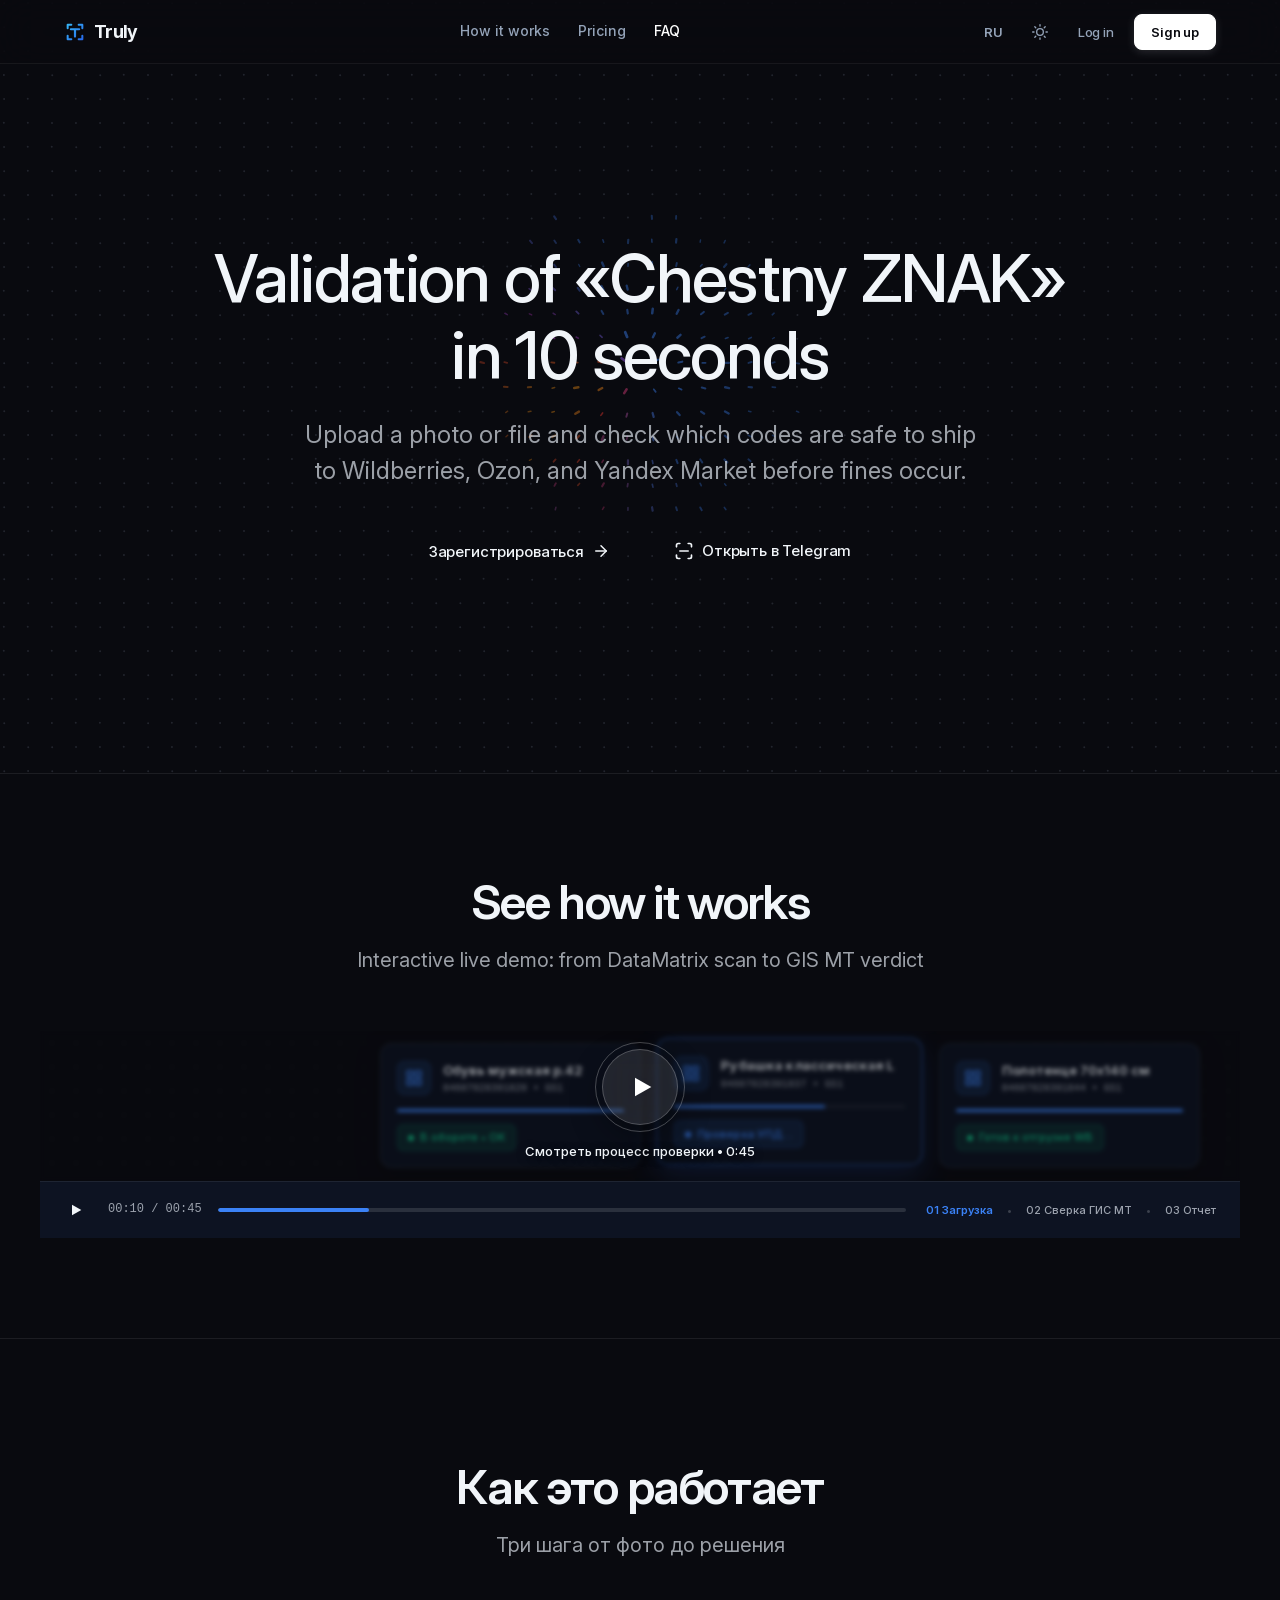
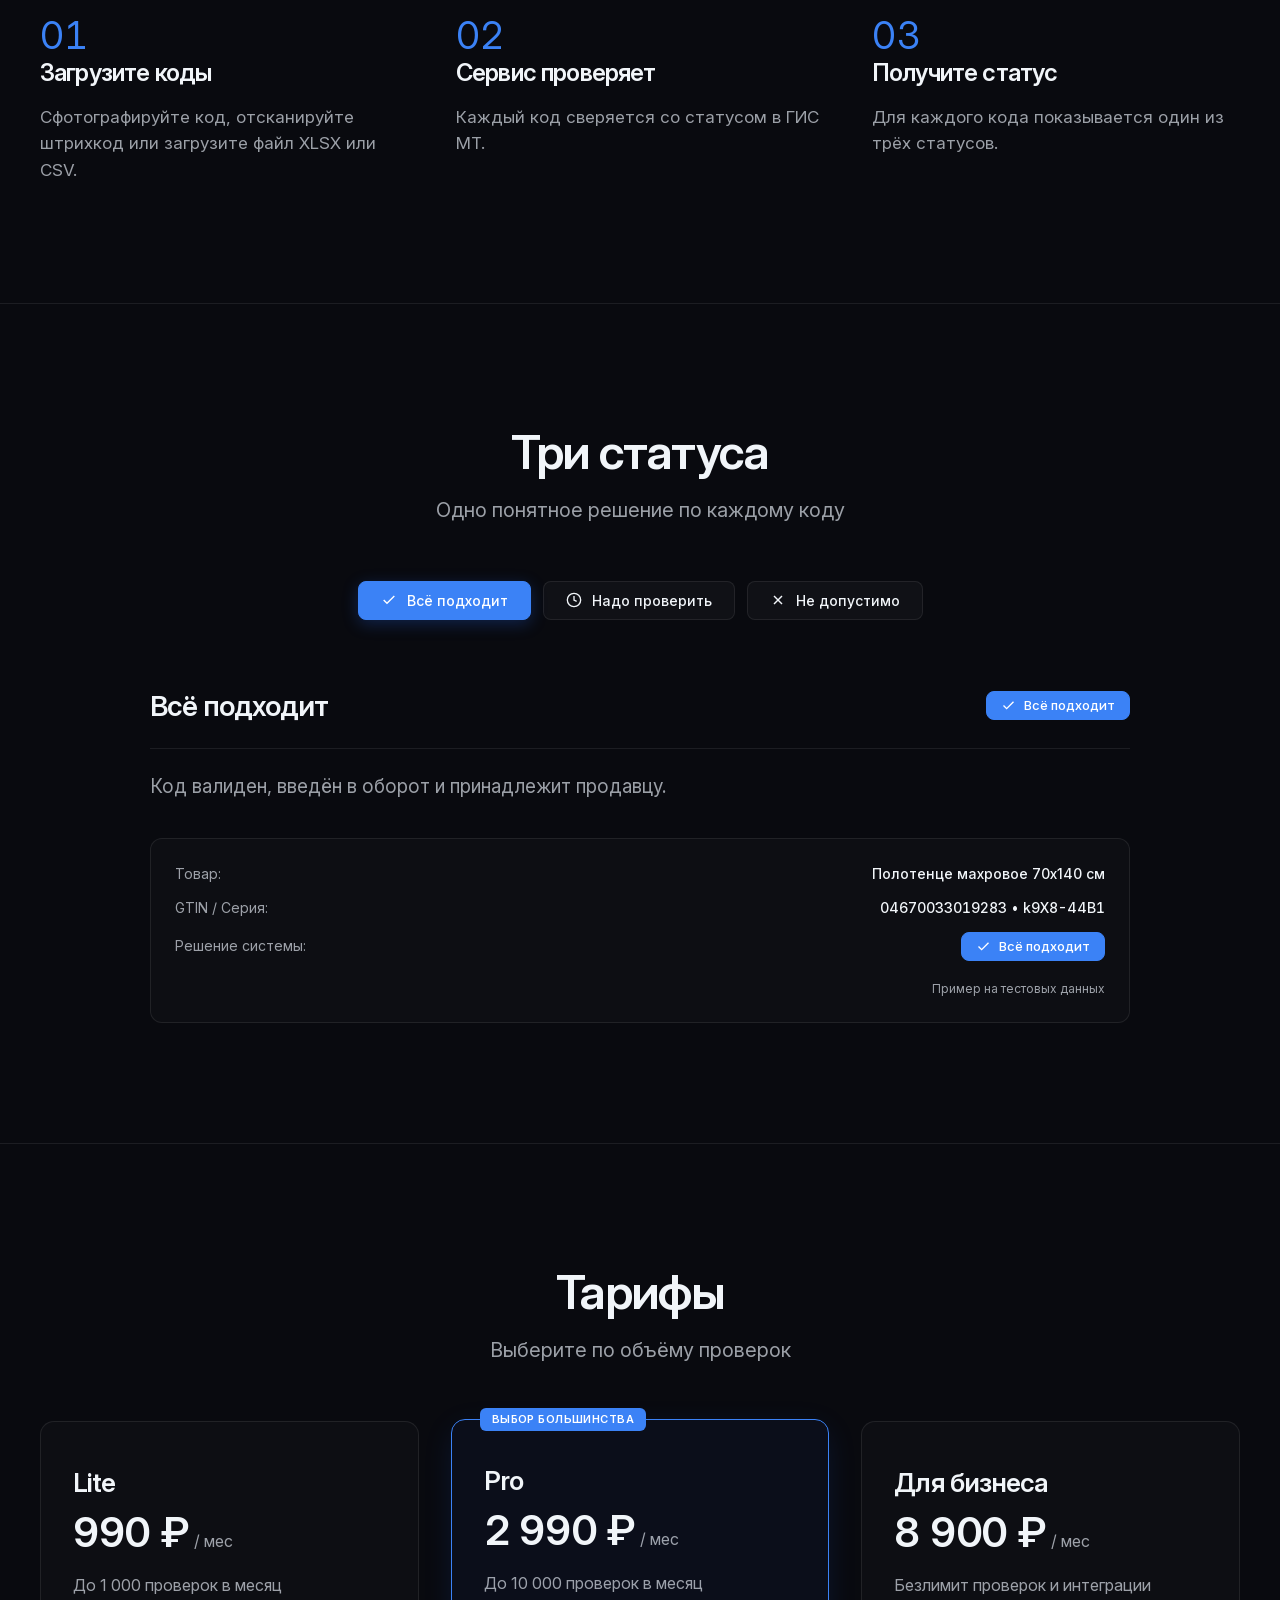
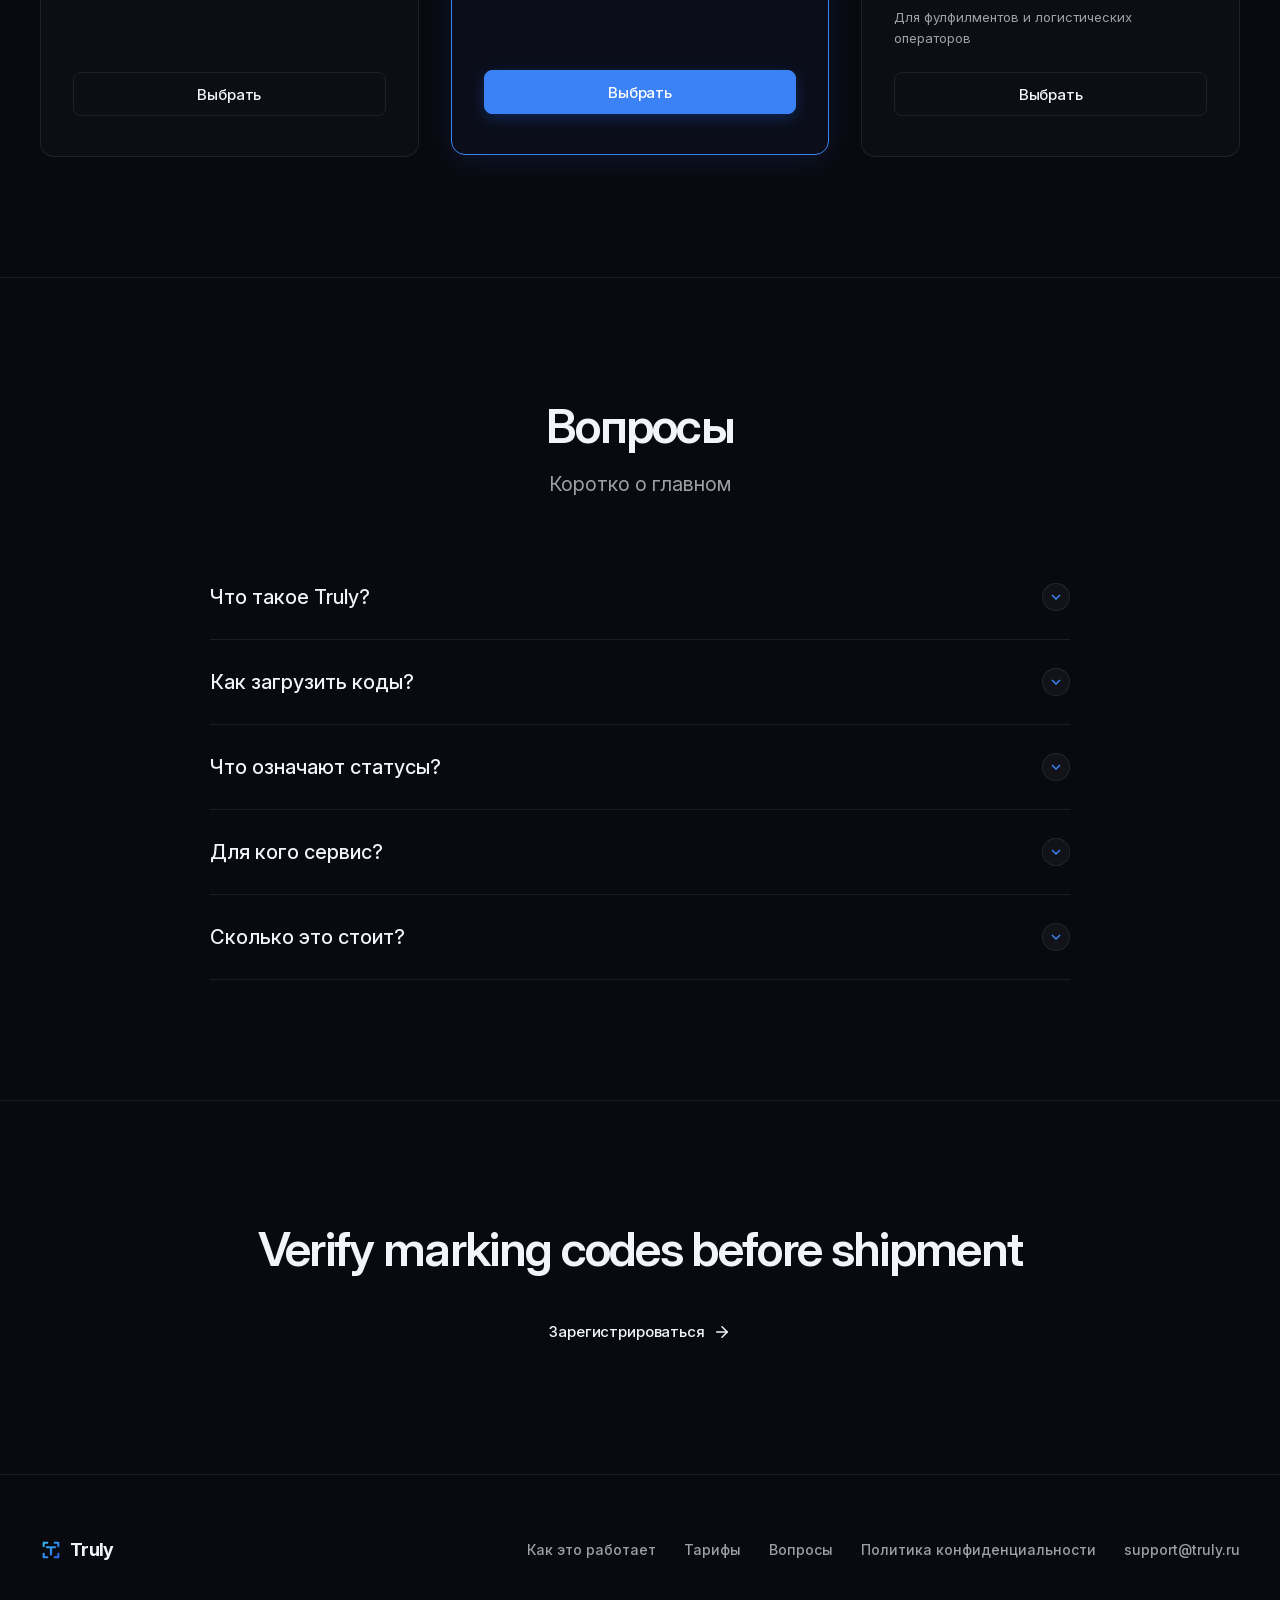
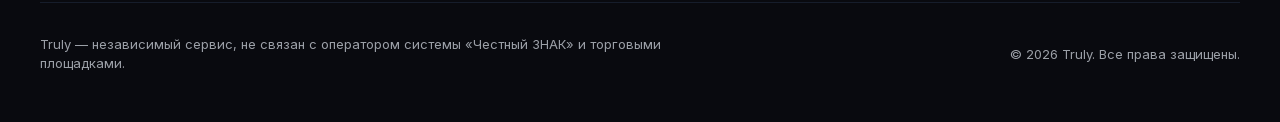
<file: index.html>
<!DOCTYPE html>
<html lang="ru">
<head>
  <meta charset="UTF-8">
  <meta name="viewport" content="width=device-width, initial-scale=1.0">
  <title>Truly — Проверка маркировки «Честный ЗНАК» за 10 секунд</title>
  <meta name="description" content="Truly: загрузите фото или файл и узнайте, какие коды можно отгружать на Wildberries, Ozon и Яндекс Маркет, до того как придёт штраф.">
  <link rel="stylesheet" href="css/styles.css">
  <script>
    (function() {
      try {
        const theme = localStorage.getItem('truly_theme') || localStorage.getItem('znakcontrol_theme');
        if (theme === 'light') {
          document.documentElement.setAttribute('data-theme', 'light');
        } else {
          document.documentElement.setAttribute('data-theme', 'dark');
        }
      } catch (e) {}
    })();
  </script>
</head>
<body>

  <!-- ========================================================================
       ШАПКА (Полноширинная панель 64px Truly)
       ======================================================================== -->
  <header class="header">
    <div class="header-inner container">
      
      <!-- Логотип Truly с градиентным сканером DataMatrix -->
      <a href="#hero" class="logo" aria-label="Truly">
        <span class="logo-mark" aria-hidden="true">
          <svg width="24" height="24" viewBox="0 0 24 24" fill="none" xmlns="http://www.w3.org/2000/svg">
            <defs>
              <linearGradient id="trulyLogoGrad" x1="2" y1="2" x2="22" y2="22" gradientUnits="userSpaceOnUse">
                <stop offset="0%" stop-color="#38BDF8" />
                <stop offset="100%" stop-color="#2563EB" />
              </linearGradient>
            </defs>
            <path d="M4 8V4H8" stroke="url(#trulyLogoGrad)" stroke-width="2.2" stroke-linecap="round" stroke-linejoin="round" />
            <path d="M16 4H20V8" stroke="url(#trulyLogoGrad)" stroke-width="2.2" stroke-linecap="round" stroke-linejoin="round" />
            <path d="M20 16V20H16" stroke="url(#trulyLogoGrad)" stroke-width="2.2" stroke-linecap="round" stroke-linejoin="round" />
            <path d="M8 20H4V16" stroke="url(#trulyLogoGrad)" stroke-width="2.2" stroke-linecap="round" stroke-linejoin="round" />
            <path d="M7.5 9H16.5M12 9V17" stroke="url(#trulyLogoGrad)" stroke-width="2.4" stroke-linecap="round" stroke-linejoin="round" />
          </svg>
        </span>
        <span class="logo-text">Truly</span>
      </a>

      <!-- Меню по центру с плавающей стеклянной подложкой -->
      <nav class="nav-menu" aria-label="Основная навигация">
        <span class="nav-pill-indicator" id="navIndicator" aria-hidden="true"></span>
        <a href="#how-it-works" class="nav-link">Как это работает</a>
        <a href="#pricing" class="nav-link">Тарифы</a>
        <a href="#faq" class="nav-link">Вопросы</a>
      </nav>

      <!-- Правые действия: строгая линия высотой 36px -->
      <div class="header-actions">
        <!-- Переключатель языка (RU / EN) -->
        <button type="button" class="lang-toggle js-lang-toggle" id="langToggle" aria-label="Переключить язык" title="RU / EN">
          <span class="lang-text">EN</span>
        </button>

        <!-- Переключатель темы (Светлая / Тёмная) -->
        <button type="button" class="theme-toggle js-theme-toggle" id="themeToggle" aria-label="Переключить тему оформления" title="Светлая / тёмная тема">
          <svg class="theme-icon-sun" width="16" height="16" viewBox="0 0 24 24" fill="none" stroke="currentColor" stroke-width="2" stroke-linecap="round" stroke-linejoin="round">
            <circle cx="12" cy="12" r="5"></circle>
            <line x1="12" y1="1" x2="12" y2="3"></line>
            <line x1="12" y1="21" x2="12" y2="23"></line>
            <line x1="4.22" y1="4.22" x2="5.64" y2="5.64"></line>
            <line x1="18.36" y1="18.36" x2="19.78" y2="19.78"></line>
            <line x1="1" y1="12" x2="3" y2="12"></line>
            <line x1="21" y1="12" x2="23" y2="12"></line>
            <line x1="4.22" y1="19.78" x2="5.64" y2="18.36"></line>
            <line x1="18.36" y1="5.64" x2="19.78" y2="4.22"></line>
          </svg>
          <svg class="theme-icon-moon" width="16" height="16" viewBox="0 0 24 24" fill="none" stroke="currentColor" stroke-width="2" stroke-linecap="round" stroke-linejoin="round">
            <path d="M21 12.79A9 9 0 1 1 11.21 3 7 7 0 0 0 21 12.79z"></path>
          </svg>
        </button>

        <button type="button" class="btn btn-ghost btn-sm js-open-auth" data-auth-tab="login">
          Войти
        </button>
        <button type="button" class="btn btn-contrast btn-sm js-open-auth" data-auth-tab="register">
          Зарегистрироваться
        </button>
        <button type="button" class="btn-mobile-menu js-mobile-menu-btn" aria-label="Открыть меню">
          <svg width="22" height="22" viewBox="0 0 24 24" fill="none" stroke="currentColor" stroke-width="2" stroke-linecap="round" stroke-linejoin="round">
            <line x1="3" y1="12" x2="21" y2="12"></line>
            <line x1="3" y1="6" x2="21" y2="6"></line>
            <line x1="3" y1="18" x2="21" y2="18"></line>
          </svg>
        </button>
      </div>

    </div>
  </header>

  <!-- Мобильная шторка меню -->
  <div class="mobile-drawer js-mobile-drawer" aria-hidden="true">
    <div style="display: flex; justify-content: space-between; align-items: center; padding-bottom: 12px; border-bottom: 1px solid var(--border-divider);">
      <span style="font-size: 14px; font-weight: 500; color: var(--navy-66);">Тема и язык</span>
      <div style="display: flex; gap: 8px;">
        <button type="button" class="lang-toggle js-lang-toggle" aria-label="Переключить язык">
          <span class="lang-text">EN</span>
        </button>
        <button type="button" class="theme-toggle js-theme-toggle" aria-label="Переключить тему оформления">
          <svg class="theme-icon-sun" width="16" height="16" viewBox="0 0 24 24" fill="none" stroke="currentColor" stroke-width="2" stroke-linecap="round" stroke-linejoin="round">
            <circle cx="12" cy="12" r="5"></circle>
            <line x1="12" y1="1" x2="12" y2="3"></line>
            <line x1="12" y1="21" x2="12" y2="23"></line>
            <line x1="4.22" y1="4.22" x2="5.64" y2="5.64"></line>
            <line x1="18.36" y1="18.36" x2="19.78" y2="19.78"></line>
            <line x1="1" y1="12" x2="3" y2="12"></line>
            <line x1="21" y1="12" x2="23" y2="12"></line>
            <line x1="4.22" y1="19.78" x2="5.64" y2="18.36"></line>
            <line x1="18.36" y1="5.64" x2="19.78" y2="4.22"></line>
          </svg>
          <svg class="theme-icon-moon" width="16" height="16" viewBox="0 0 24 24" fill="none" stroke="currentColor" stroke-width="2" stroke-linecap="round" stroke-linejoin="round">
            <path d="M21 12.79A9 9 0 1 1 11.21 3 7 7 0 0 0 21 12.79z"></path>
          </svg>
        </button>
      </div>
    </div>
    <a href="#how-it-works" class="mobile-nav-link js-drawer-close">Как это работает</a>
    <a href="#pricing" class="mobile-nav-link js-drawer-close">Тарифы</a>
    <a href="#faq" class="mobile-nav-link js-drawer-close">Вопросы</a>
    <div style="display: flex; gap: 10px; margin-top: 8px;">
      <button type="button" class="btn btn-secondary btn-full js-open-auth js-drawer-close" data-auth-tab="login">
        Войти
      </button>
      <button type="button" class="btn btn-contrast btn-full js-open-auth js-drawer-close" data-auth-tab="register">
        Регистрация
      </button>
    </div>
  </div>


  <main>
    <!-- ========================================================================
         1. HERO СЕКЦИЯ
         ======================================================================== -->
    <section id="hero" class="hero-section">
      <canvas id="heroParticles" class="hero-canvas" aria-hidden="true"></canvas>

      <div class="container hero-center-box">
        <h1 class="hero-title">
          <span class="hero-title-line">Проверка «Честный ЗНАК»</span>
          <span class="hero-title-line">за 10 секунд</span>
        </h1>

        <p class="hero-subtitle">
          Загрузите фото или файл и узнайте, какие коды можно отгружать на Wildberries, Ozon и Яндекс Маркет, до того как придёт штраф.
        </p>

        <div class="hero-actions">
          <button type="button" class="btn btn-glossy btn-hero-52 js-open-auth" data-auth-tab="register">
            <span>Зарегистрироваться</span>
            <svg width="18" height="18" viewBox="0 0 24 24" fill="none" stroke="currentColor" stroke-width="2" stroke-linecap="round" stroke-linejoin="round">
              <line x1="5" y1="12" x2="19" y2="12"></line>
              <polyline points="12 5 19 12 12 19"></polyline>
            </svg>
          </button>
          <a href="https://t.me/your_bot" target="_blank" rel="noopener noreferrer" class="btn btn-glass btn-hero-52">
            <span class="scanner-icon-wrap" aria-hidden="true">
              <svg width="20" height="20" viewBox="0 0 24 24" fill="none" stroke="currentColor" stroke-width="2" stroke-linecap="round" stroke-linejoin="round">
                <path d="M3 7V5a2 2 0 0 1 2-2h2"></path>
                <path d="M17 3h2a2 2 0 0 1 2 2v2"></path>
                <path d="M21 17v2a2 2 0 0 1-2 2h-2"></path>
                <path d="M7 21H5a2 2 0 0 1-2-2v-2"></path>
                <line x1="7" y1="12" x2="17" y2="12"></line>
              </svg>
            </span>
            <span>Открыть в Telegram</span>
          </a>
        </div>
      </div>
    </section>


    <!-- ========================================================================
         2. СЕКЦИЯ С ИНТЕРАКТИВНОЙ СЦЕНОЙ-ПРЕВЬЮ (SCROLL-LINKED ZOOM & 3D TILT)
         ======================================================================== -->
    <section id="video" class="section showreel-section reveal-section">
      <div class="container video-perspective-wrapper">
        
        <div class="section-header-center">
          <h2 class="section-title">Посмотрите, как это работает</h2>
          <p class="section-subtitle">Интерактивный показ: от сканирования DataMatrix до вердикта ГИС МТ</p>
        </div>

        <div class="video-showcase-card showcase-video-box js-spotlight" id="showcaseVideoBox">
          <!-- Центральная интерактивная сцена с морфингом частиц: Галочка <-> QR-код -->
          <div class="showreel-stage" id="showreelStage">
            <canvas id="videoMockCanvas" class="video-mock-canvas"></canvas>
            <div class="showreel-glow-backdrop" aria-hidden="true"></div>
            <div class="showreel-grid-pattern" aria-hidden="true"></div>
            <div class="showreel-scanner-beam" id="scannerBeam" aria-hidden="true"></div>

            <!-- 3 карточки потока проверки -->
            <div class="showreel-cards-flow">
              <!-- Карточка 1 -->
              <div class="flow-card flow-card-1" id="flowCard1">
                <div class="flow-card-head">
                  <div class="flow-card-icon">
                    <svg width="18" height="18" viewBox="0 0 24 24" fill="none" stroke="currentColor" stroke-width="2"><rect x="3" y="3" width="7" height="7"></rect><rect x="14" y="3" width="7" height="7"></rect><rect x="14" y="14" width="7" height="7"></rect><rect x="3" y="14" width="7" height="7"></rect></svg>
                  </div>
                  <div class="flow-card-meta">
                    <div class="flow-card-title">Обувь мужская р.42</div>
                    <div class="flow-card-gtin font-mono">04607028391820 • GS1</div>
                  </div>
                </div>
                <div class="flow-card-progress"><div class="flow-progress-bar" style="width: 100%;"></div></div>
                <div class="flow-card-status status-pass">
                  <span class="flow-status-dot"></span>
                  <span class="flow-status-text">В обороте • OK</span>
                </div>
              </div>

              <!-- Карточка 2 (в фокусе / сканируется) -->
              <div class="flow-card flow-card-2 is-active-scan" id="flowCard2">
                <div class="flow-card-head">
                  <div class="flow-card-icon">
                    <svg width="18" height="18" viewBox="0 0 24 24" fill="none" stroke="currentColor" stroke-width="2"><rect x="3" y="3" width="7" height="7"></rect><rect x="14" y="3" width="7" height="7"></rect><rect x="14" y="14" width="7" height="7"></rect><rect x="3" y="14" width="7" height="7"></rect></svg>
                  </div>
                  <div class="flow-card-meta">
                    <div class="flow-card-title">Рубашка классическая L</div>
                    <div class="flow-card-gtin font-mono">04607028391837 • GS1</div>
                  </div>
                </div>
                <div class="flow-card-progress"><div class="flow-progress-bar" id="flowBar2" style="width: 65%;"></div></div>
                <div class="flow-card-status status-warn" id="flowStatus2">
                  <span class="flow-status-dot pulse"></span>
                  <span class="flow-status-text">Проверка УПД...</span>
                </div>
              </div>

              <!-- Карточка 3 -->
              <div class="flow-card flow-card-3" id="flowCard3">
                <div class="flow-card-head">
                  <div class="flow-card-icon">
                    <svg width="18" height="18" viewBox="0 0 24 24" fill="none" stroke="currentColor" stroke-width="2"><rect x="3" y="3" width="7" height="7"></rect><rect x="14" y="3" width="7" height="7"></rect><rect x="14" y="14" width="7" height="7"></rect><rect x="3" y="14" width="7" height="7"></rect></svg>
                  </div>
                  <div class="flow-card-meta">
                    <div class="flow-card-title">Полотенце 70x140 см</div>
                    <div class="flow-card-gtin font-mono">04607028391844 • GS1</div>
                  </div>
                </div>
                <div class="flow-card-progress"><div class="flow-progress-bar" style="width: 100%;"></div></div>
                <div class="flow-card-status status-pass">
                  <span class="flow-status-dot"></span>
                  <span class="flow-status-text">Готов к отгрузке WB</span>
                </div>
              </div>
            </div>

            <!-- Центральная объемная стеклянная кнопка запуска -->
            <div class="showreel-overlay" id="showreelOverlay">
              <button type="button" class="showreel-play-btn js-showreel-play" aria-label="Смотреть процесс проверки">
                <span class="play-btn-pulse-ring" aria-hidden="true"></span>
                <svg width="28" height="28" viewBox="0 0 24 24" fill="currentColor">
                  <polygon points="6 4 20 12 6 20 6 4"></polygon>
                </svg>
              </button>
              <div class="showreel-play-caption">Смотреть процесс проверки • 0:45</div>
            </div>
          </div>

          <!-- Стильная темная панель управления плеером -->
          <div class="showreel-control-bar">
            <button type="button" class="sr-btn js-showreel-play" id="srPlayBtn" aria-label="Воспроизвести / Пауза">
              <svg class="sr-icon-play" width="16" height="16" viewBox="0 0 24 24" fill="currentColor"><polygon points="6 4 20 12 6 20 6 4"></polygon></svg>
              <svg class="sr-icon-pause" width="16" height="16" viewBox="0 0 24 24" fill="currentColor" style="display: none;"><rect x="6" y="4" width="4" height="16" rx="1"></rect><rect x="14" y="4" width="4" height="16" rx="1"></rect></svg>
            </button>

            <span class="sr-time font-mono num-tabular" id="srTimeDisplay">00:10 / 00:45</span>

            <!-- Прогресс-бар с синим заполнением -->
            <div class="sr-progress-track js-sr-progress" role="progressbar" aria-valuemin="0" aria-valuemax="45" aria-valuenow="10">
              <div class="sr-progress-fill" id="srProgressFill" style="width: 22%;"></div>
            </div>

            <!-- Кнопки шагов -->
            <div class="sr-steps" role="tablist">
              <button type="button" class="sr-step-btn is-active js-sr-step" data-step="1">01 Загрузка</button>
              <span class="sr-step-divider">•</span>
              <button type="button" class="sr-step-btn js-sr-step" data-step="2">02 Сверка ГИС МТ</button>
              <span class="sr-step-divider">•</span>
              <button type="button" class="sr-step-btn js-sr-step" data-step="3">03 Отчет</button>
            </div>
          </div>
        </div>

      </div>
    </section>


    <!-- ========================================================================
         3. КАК ЭТО РАБОТАЕТ (Шаги в аккуратных рамках)
         ======================================================================== -->
    <section id="how-it-works" class="section reveal-section">
      <div class="container">
        <h2 class="section-title">Как это работает</h2>
        <p class="section-subtitle">Три шага от фото до решения</p>

        <div class="steps-grid">
          <!-- Шаг 1 -->
          <div class="step-card reveal-item js-spotlight">
            <span class="step-number num-tabular">01</span>
            <h3 class="step-title">Загрузите коды</h3>
            <p class="step-desc">Сфотографируйте код, отсканируйте штрихкод или загрузите файл XLSX или CSV.</p>
          </div>

          <!-- Шаг 2 -->
          <div class="step-card reveal-item js-spotlight">
            <span class="step-number num-tabular">02</span>
            <h3 class="step-title">Сервис проверяет</h3>
            <p class="step-desc">Каждый код сверяется со статусом в ГИС МТ.</p>
          </div>

          <!-- Шаг 3 -->
          <div class="step-card reveal-item js-spotlight">
            <span class="step-number num-tabular">03</span>
            <h3 class="step-title">Получите статус</h3>
            <p class="step-desc">Для каждого кода показывается один из трёх статусов.</p>
          </div>
        </div>
      </div>
    </section>


    <!-- ========================================================================
         4. ТРИ СТАТУСА
         ======================================================================== -->
    <section id="statuses" class="section reveal-section">
      <div class="container statuses-container">
        <h2 class="section-title">Три статуса</h2>
        <p class="section-subtitle">Одно понятное решение по каждому коду</p>

        <!-- Переключатель из трёх вкладок -->
        <div class="status-tabs" role="tablist">
          <button type="button" class="status-tab-btn is-active js-status-tab" data-status="pass" role="tab" aria-selected="true">
            <svg viewBox="0 0 24 24" fill="none" stroke="currentColor">
              <polyline points="20 6 9 17 4 12"></polyline>
            </svg>
            <span>Всё подходит</span>
          </button>

          <button type="button" class="status-tab-btn js-status-tab" data-status="warn" role="tab" aria-selected="false">
            <svg viewBox="0 0 24 24" fill="none" stroke="currentColor">
              <circle cx="12" cy="12" r="10"></circle>
              <polyline points="12 6 12 12 16 14"></polyline>
            </svg>
            <span>Надо проверить</span>
          </button>

          <button type="button" class="status-tab-btn js-status-tab" data-status="fail" role="tab" aria-selected="false">
            <svg viewBox="0 0 24 24" fill="none" stroke="currentColor">
              <line x1="18" y1="6" x2="6" y2="18"></line>
              <line x1="6" y1="6" x2="18" y2="18"></line>
            </svg>
            <span>Не допустимо</span>
          </button>
        </div>

        <!-- Описание и тестовый пример (без тяжелого куба) -->
        <div class="status-display-card" id="statusCard">
          <div class="status-card-header">
            <h3 class="status-card-title" id="statusDisplayTitle">Всё подходит</h3>
            <div id="statusBadgeContainer">
              <span class="status-badge status-badge-pass">
                <svg viewBox="0 0 24 24" fill="none" stroke="currentColor">
                  <polyline points="20 6 9 17 4 12"></polyline>
                </svg>
                <span>Всё подходит</span>
              </span>
            </div>
          </div>

          <p class="status-card-desc" id="statusDisplayDesc">
            Код валиден, введён в оборот и принадлежит продавцу.
          </p>

          <!-- Условный пример на тестовых данных -->
          <div class="status-mock-example">
            <div class="mock-row">
              <span class="mock-label">Товар:</span>
              <span class="mock-val">Полотенце махровое 70x140 см</span>
            </div>
            <div class="mock-row">
              <span class="mock-label">GTIN / Серия:</span>
              <span class="mock-val num-tabular">04670033019283 • k9X8-44B1</span>
            </div>
            <div class="mock-row">
              <span class="mock-label">Решение системы:</span>
              <span class="mock-val" id="statusMockBadge">
                <span class="status-badge status-badge-pass">
                  <svg viewBox="0 0 24 24" fill="none" stroke="currentColor">
                    <polyline points="20 6 9 17 4 12"></polyline>
                  </svg>
                  <span>Всё подходит</span>
                </span>
              </span>
            </div>
            <div class="mock-caption">Пример на тестовых данных</div>
          </div>
        </div>
      </div>
    </section>


    <!-- ========================================================================
         5. ТАРИФЫ
         ======================================================================== -->
    <section id="pricing" class="section reveal-section">
      <div class="container">
        <h2 class="section-title">Тарифы</h2>
        <p class="section-subtitle">Выберите по объёму проверок</p>

        <div class="pricing-grid">
          <!-- Тариф Lite -->
          <div class="pricing-card">
            <div>
              <h3 class="pricing-name">Lite</h3>
              <div class="pricing-price-wrap">
                <span class="pricing-price num-tabular">990 ₽</span>
                <span class="pricing-period">/ мес</span>
              </div>
              <p class="pricing-desc">До 1 000 проверок в месяц</p>
            </div>
            <button type="button" class="btn btn-secondary btn-full js-open-auth" data-auth-tab="register" data-tariff="Lite">
              Выбрать
            </button>
          </div>

          <!-- Тариф Pro (выделена) -->
          <div class="pricing-card pricing-card-highlighted">
            <div class="pricing-badge-pro">Выбор большинства</div>
            <div>
              <h3 class="pricing-name">Pro</h3>
              <div class="pricing-price-wrap">
                <span class="pricing-price num-tabular">2 990 ₽</span>
                <span class="pricing-period">/ мес</span>
              </div>
              <p class="pricing-desc">До 10 000 проверок в месяц</p>
            </div>
            <button type="button" class="btn btn-primary btn-full js-open-auth" data-auth-tab="register" data-tariff="Pro">
              Выбрать
            </button>
          </div>

          <!-- Тариф Для бизнеса -->
          <div class="pricing-card">
            <div>
              <h3 class="pricing-name">Для бизнеса</h3>
              <div class="pricing-price-wrap">
                <span class="pricing-price num-tabular">8 900 ₽</span>
                <span class="pricing-period">/ мес</span>
              </div>
              <p class="pricing-desc">Безлимит проверок и интеграции</p>
              <div class="pricing-subcaption">Для фулфилментов и логистических операторов</div>
            </div>
            <button type="button" class="btn btn-secondary btn-full js-open-auth" data-auth-tab="register" data-tariff="Для бизнеса">
              Выбрать
            </button>
          </div>
        </div>
      </div>
    </section>


    <!-- ========================================================================
         6. FAQ (Вопросы и ответы)
         ======================================================================== -->
    <section id="faq" class="section reveal-section">
      <div class="container faq-container">
        <h2 class="section-title">Вопросы</h2>
        <p class="section-subtitle">Коротко о главном</p>

        <!-- Вопрос 1 -->
        <div class="faq-item">
          <button type="button" class="faq-trigger js-faq-trigger">
            <span>Что такое Truly?</span>
            <span class="faq-icon">
              <svg viewBox="0 0 24 24" fill="none" stroke="currentColor">
                <polyline points="6 9 12 15 18 9"></polyline>
              </svg>
            </span>
          </button>
          <div class="faq-content">
            <div class="faq-content-inner">
              Облачный сервис и Telegram-бот Truly, который проверяет коды маркировки «Честный ЗНАК» до отгрузки товара на склад.
            </div>
          </div>
        </div>

        <!-- Вопрос 2 -->
        <div class="faq-item">
          <button type="button" class="faq-trigger js-faq-trigger">
            <span>Как загрузить коды?</span>
            <span class="faq-icon">
              <svg viewBox="0 0 24 24" fill="none" stroke="currentColor">
                <polyline points="6 9 12 15 18 9"></polyline>
              </svg>
            </span>
          </button>
          <div class="faq-content">
            <div class="faq-content-inner">
              Сфотографируйте код, отсканируйте штрихкод или загрузите файл XLSX либо CSV.
            </div>
          </div>
        </div>

        <!-- Вопрос 3 -->
        <div class="faq-item">
          <button type="button" class="faq-trigger js-faq-trigger">
            <span>Что означают статусы?</span>
            <span class="faq-icon">
              <svg viewBox="0 0 24 24" fill="none" stroke="currentColor">
                <polyline points="6 9 12 15 18 9"></polyline>
              </svg>
            </span>
          </button>
          <div class="faq-content">
            <div class="faq-content-inner">
              Всё подходит, Надо проверить и Не допустимо. Подробности в разделе «Три статуса».
            </div>
          </div>
        </div>

        <!-- Вопрос 4 -->
        <div class="faq-item">
          <button type="button" class="faq-trigger js-faq-trigger">
            <span>Для кого сервис?</span>
            <span class="faq-icon">
              <svg viewBox="0 0 24 24" fill="none" stroke="currentColor">
                <polyline points="6 9 12 15 18 9"></polyline>
              </svg>
            </span>
          </button>
          <div class="faq-content">
            <div class="faq-content-inner">
              Для продавцов на Wildberries, Ozon и Яндекс Маркете, фулфилмент-центров и логистических операторов.
            </div>
          </div>
        </div>

        <!-- Вопрос 5 -->
        <div class="faq-item">
          <button type="button" class="faq-trigger js-faq-trigger">
            <span>Сколько это стоит?</span>
            <span class="faq-icon">
              <svg viewBox="0 0 24 24" fill="none" stroke="currentColor">
                <polyline points="6 9 12 15 18 9"></polyline>
              </svg>
            </span>
          </button>
          <div class="faq-content">
            <div class="faq-content-inner">
              Тарифы от 990 ₽ в месяц, лимиты проверок указаны в разделе «Тарифы».
            </div>
          </div>
        </div>

      </div>
    </section>


    <!-- ========================================================================
         7. ФИНАЛЬНЫЙ ПРИЗЫВ (CTA)
         ======================================================================== -->
    <section id="cta" class="cta-section reveal-section">
      <div class="container">
        <div class="cta-box">
          <h2 class="section-title cta-title">Проверяйте коды до отгрузки</h2>
          <button type="button" class="btn btn-glossy btn-hero-52 js-open-auth" data-auth-tab="register">
            <span>Зарегистрироваться</span>
            <svg width="18" height="18" viewBox="0 0 24 24" fill="none" stroke="currentColor" stroke-width="2" stroke-linecap="round" stroke-linejoin="round">
              <line x1="5" y1="12" x2="19" y2="12"></line>
              <polyline points="12 5 19 12 12 19"></polyline>
            </svg>
          </button>
        </div>
      </div>
    </section>
  </main>


  <!-- ========================================================================
       8. ПОДВАЛ (FOOTER)
       ======================================================================== -->
  <footer class="footer">
    <div class="container">
      <div class="footer-top">
        <a href="#hero" class="logo" aria-label="Truly">
          <span class="logo-mark" aria-hidden="true">
            <svg width="24" height="24" viewBox="0 0 24 24" fill="none" xmlns="http://www.w3.org/2000/svg">
              <path d="M4 8V4H8" stroke="url(#trulyLogoGrad)" stroke-width="2.2" stroke-linecap="round" stroke-linejoin="round" />
              <path d="M16 4H20V8" stroke="url(#trulyLogoGrad)" stroke-width="2.2" stroke-linecap="round" stroke-linejoin="round" />
              <path d="M20 16V20H16" stroke="url(#trulyLogoGrad)" stroke-width="2.2" stroke-linecap="round" stroke-linejoin="round" />
              <path d="M8 20H4V16" stroke="url(#trulyLogoGrad)" stroke-width="2.2" stroke-linecap="round" stroke-linejoin="round" />
              <path d="M7.5 9H16.5M12 9V17" stroke="url(#trulyLogoGrad)" stroke-width="2.4" stroke-linecap="round" stroke-linejoin="round" />
            </svg>
          </span>
          <span class="logo-text">Truly</span>
        </a>

        <div class="footer-links">
          <a href="#how-it-works" class="footer-link">Как это работает</a>
          <a href="#pricing" class="footer-link">Тарифы</a>
          <a href="#faq" class="footer-link">Вопросы</a>
          <a href="#privacy" class="footer-link js-open-privacy">Политика конфиденциальности</a>
          <a href="mailto:support@truly.ru" class="footer-link">support@truly.ru</a>
        </div>
      </div>

      <div class="footer-bottom">
        <div class="footer-disclaimer">
          Truly — независимый сервис, не связан с оператором системы «Честный ЗНАК» и торговыми площадками.
        </div>
        <div>
          © 2026 Truly. Все права защищены.
        </div>
      </div>
    </div>
  </footer>


  <!-- ========================================================================
       МОДАЛЬНОЕ ОКНО АВТОРИЗАЦИИ И РЕГИСТРАЦИИ
       ======================================================================== -->
  <div id="authModal" class="modal-overlay" aria-hidden="true" role="dialog" aria-modal="true">
    <div class="modal-card">
      <button type="button" class="modal-close-btn js-close-modal" aria-label="Закрыть">
        <svg width="20" height="20" viewBox="0 0 24 24" fill="none" stroke="currentColor" stroke-width="2" stroke-linecap="round" stroke-linejoin="round">
          <line x1="18" y1="6" x2="6" y2="18"></line>
          <line x1="6" y1="6" x2="18" y2="18"></line>
        </svg>
      </button>

      <div class="modal-tabs">
        <button type="button" class="modal-tab-btn is-active js-modal-tab" data-tab="login">Вход</button>
        <button type="button" class="modal-tab-btn js-modal-tab" data-tab="register">Регистрация</button>
      </div>

      <!-- Форма входа -->
      <form id="loginForm" class="auth-form">
        <div class="form-group">
          <label class="form-label" for="loginEmail">Электронная почта</label>
          <input type="email" id="loginEmail" class="form-input" placeholder="name@company.ru" required autocomplete="email">
        </div>
        <div class="form-group">
          <label class="form-label" for="loginPassword">Пароль</label>
          <input type="password" id="loginPassword" class="form-input" placeholder="••••••••" required autocomplete="current-password">
        </div>
        <button type="submit" class="btn btn-primary btn-full" style="margin-top: 10px;">
          Войти в кабинет
        </button>
      </form>

      <!-- Форма регистрации -->
      <form id="registerForm" class="auth-form" style="display: none;">
        <div class="form-group">
          <label class="form-label" for="regName">Имя или название компании</label>
          <input type="text" id="regName" class="form-input" placeholder="Иван или ООО «Текстиль»" required autocomplete="name">
        </div>
        <div class="form-group">
          <label class="form-label" for="regEmail">Электронная почта</label>
          <input type="email" id="regEmail" class="form-input" placeholder="name@company.ru" required autocomplete="email">
        </div>
        <div class="form-group">
          <label class="form-label" for="regPassword">Пароль</label>
          <input type="password" id="regPassword" class="form-input" placeholder="••••••••" required autocomplete="new-password">
        </div>
        <button type="submit" class="btn btn-primary btn-full" style="margin-top: 10px;">
          Создать аккаунт
        </button>
      </form>
    </div>
  </div>


  <!-- Контейнер всплывающих уведомлений (Toast) -->
  <div id="toastContainer" class="toast-container" aria-live="polite"></div>

  <script src="js/main.js"></script>
</body>
</html>
</file>
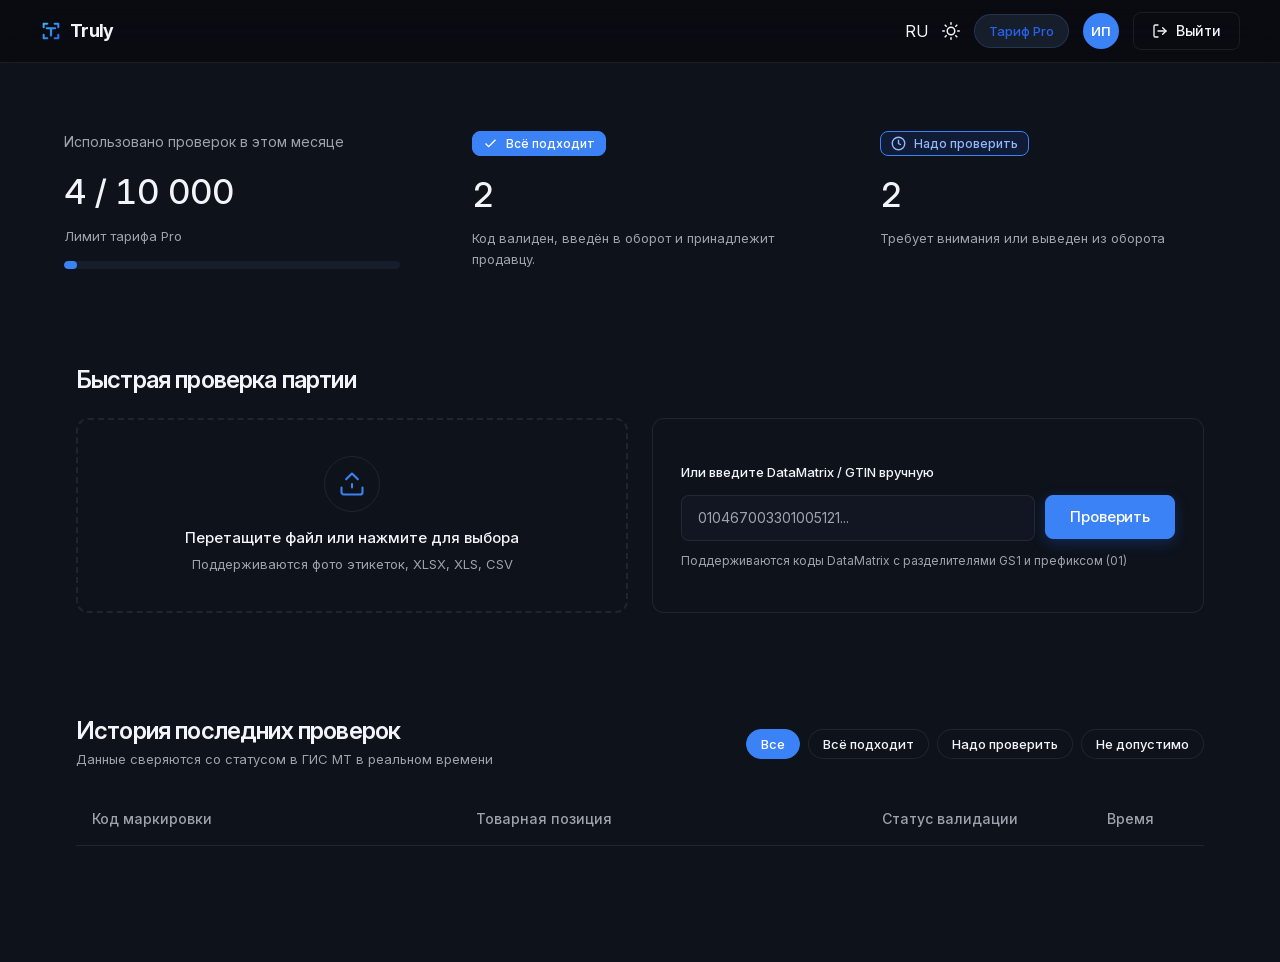
<file: dashboard.html>
<!DOCTYPE html>
<html lang="ru">
<head>
  <meta charset="UTF-8">
  <meta name="viewport" content="width=device-width, initial-scale=1.0">
  <title>Truly — Панель управления и проверка кодов</title>
  <meta name="description" content="Личный кабинет Truly: массовая загрузка файлов, валидация кодов маркировки и статистика отгрузок.">
  <link rel="stylesheet" href="css/styles.css">
  <script>
    (function() {
      try {
        const theme = localStorage.getItem('truly_theme') || localStorage.getItem('znakcontrol_theme');
        if (theme === 'light') {
          document.documentElement.setAttribute('data-theme', 'light');
        } else {
          document.documentElement.setAttribute('data-theme', 'dark');
        }
      } catch (e) {}
    })();
  </script>
</head>
<body class="dashboard-body">

  <!-- ВЕРХНЯЯ ПАНЕЛЬ -->
  <header class="dashboard-header">
    <div class="dashboard-topbar">
      <a href="index.html" class="logo" aria-label="Вернуться на главную">
        <span class="logo-mark" aria-hidden="true">
          <svg width="24" height="24" viewBox="0 0 24 24" fill="none" xmlns="http://www.w3.org/2000/svg">
            <defs>
              <linearGradient id="trulyLogoGradDash" x1="2" y1="2" x2="22" y2="22" gradientUnits="userSpaceOnUse">
                <stop offset="0%" stop-color="#38BDF8" />
                <stop offset="100%" stop-color="#2563EB" />
              </linearGradient>
            </defs>
            <path d="M4 8V4H8" stroke="url(#trulyLogoGradDash)" stroke-width="2.2" stroke-linecap="round" stroke-linejoin="round" />
            <path d="M16 4H20V8" stroke="url(#trulyLogoGradDash)" stroke-width="2.2" stroke-linecap="round" stroke-linejoin="round" />
            <path d="M20 16V20H16" stroke="url(#trulyLogoGradDash)" stroke-width="2.2" stroke-linecap="round" stroke-linejoin="round" />
            <path d="M8 20H4V16" stroke="url(#trulyLogoGradDash)" stroke-width="2.2" stroke-linecap="round" stroke-linejoin="round" />
            <path d="M7.5 9H16.5M12 9V17" stroke="url(#trulyLogoGradDash)" stroke-width="2.4" stroke-linecap="round" stroke-linejoin="round" />
          </svg>
        </span>
        <span class="logo-text">Truly</span>
      </a>

      <div class="dashboard-user-area">
        <!-- Переключатель языка (RU / EN) -->
        <button type="button" class="lang-toggle js-lang-toggle" id="langToggleDashboard" aria-label="Переключить язык" title="RU / EN">
          <span class="lang-text">EN</span>
        </button>

        <!-- Переключатель темы (Светлая / Тёмная) -->
        <button type="button" class="theme-toggle js-theme-toggle" id="themeToggleDashboard" aria-label="Переключить тему оформления" title="Светлая / тёмная тема">
          <svg class="theme-icon-sun" width="18" height="18" viewBox="0 0 24 24" fill="none" stroke="currentColor" stroke-width="2" stroke-linecap="round" stroke-linejoin="round">
            <circle cx="12" cy="12" r="5"></circle>
            <line x1="12" y1="1" x2="12" y2="3"></line>
            <line x1="12" y1="21" x2="12" y2="23"></line>
            <line x1="4.22" y1="4.22" x2="5.64" y2="5.64"></line>
            <line x1="18.36" y1="18.36" x2="19.78" y2="19.78"></line>
            <line x1="1" y1="12" x2="3" y2="12"></line>
            <line x1="21" y1="12" x2="23" y2="12"></line>
            <line x1="4.22" y1="19.78" x2="5.64" y2="18.36"></line>
            <line x1="18.36" y1="5.64" x2="19.78" y2="4.22"></line>
          </svg>
          <svg class="theme-icon-moon" width="18" height="18" viewBox="0 0 24 24" fill="none" stroke="currentColor" stroke-width="2" stroke-linecap="round" stroke-linejoin="round">
            <path d="M21 12.79A9 9 0 1 1 11.21 3 7 7 0 0 0 21 12.79z"></path>
          </svg>
        </button>

        <span class="tariff-pill">Тариф Pro</span>
        <div class="avatar-circle" title="Продавец">ИП</div>
        <a href="index.html" class="btn btn-secondary btn-sm" aria-label="Выйти из аккаунта">
          <svg width="16" height="16" viewBox="0 0 24 24" fill="none" stroke="currentColor" stroke-width="2" stroke-linecap="round" stroke-linejoin="round">
            <path d="M9 21H5a2 2 0 0 1-2-2V5a2 2 0 0 1 2-2h4"></path>
            <polyline points="16 17 21 12 16 7"></polyline>
            <line x1="21" y1="12" x2="9" y2="12"></line>
          </svg>
          <span>Выйти</span>
        </a>
      </div>
    </div>
  </header>

  <!-- ОСНОВНАЯ ОБЛАСТЬ ДАШБОРДА -->
  <main class="container dashboard-main">
    
    <!-- 1. ТРИ КАРТОЧКИ СТАТИСТИКИ -->
    <div class="dashboard-stats-grid">
      <!-- Использовано проверок -->
      <div class="card stat-card">
        <div class="stat-label">
          <span>Использовано проверок в этом месяце</span>
        </div>
        <div class="stat-value num-tabular" id="statUsedCount">4 / 10 000</div>
        <div class="stat-desc">Лимит тарифа Pro</div>
        <div class="progress-bar-wrap">
          <div class="progress-bar-fill" id="statProgressFill" style="width: 4%;"></div>
        </div>
      </div>

      <!-- Всё подходит -->
      <div class="card stat-card">
        <div class="stat-label">
          <span class="status-badge status-badge-pass" style="padding: 4px 10px; font-size: 12px;">
            <svg viewBox="0 0 24 24" fill="none" stroke="currentColor">
              <polyline points="20 6 9 17 4 12"></polyline>
            </svg>
            <span>Всё подходит</span>
          </span>
        </div>
        <div class="stat-value num-tabular" id="statPassCount">2</div>
        <div class="stat-desc">Код валиден, введён в оборот и принадлежит продавцу.</div>
      </div>

      <!-- Надо проверить / Не допустимо -->
      <div class="card stat-card">
        <div class="stat-label">
          <span class="status-badge status-badge-warn" style="padding: 4px 10px; font-size: 12px;">
            <svg viewBox="0 0 24 24" fill="none" stroke="currentColor">
              <circle cx="12" cy="12" r="10"></circle>
              <polyline points="12 6 12 12 16 14"></polyline>
            </svg>
            <span>Надо проверить</span>
          </span>
        </div>
        <div class="stat-value num-tabular" id="statWarnFailCount">2</div>
        <div class="stat-desc">Требует внимания или выведен из оборота</div>
      </div>
    </div>

    <!-- 2. БЛОК ЗАГРУЗКИ И ПРОВЕРКИ -->
    <section class="card upload-hub" aria-labelledby="uploadHeading">
      <h2 id="uploadHeading" class="upload-heading">
        Быстрая проверка партии
      </h2>

      <div class="upload-grid">
        <!-- Зона Drag & Drop -->
        <div class="drop-zone js-drop-zone" tabindex="0" role="button" aria-label="Загрузить файл этикеток или реестра">
          <div class="drop-zone-icon">
            <svg width="28" height="28" viewBox="0 0 24 24" fill="none" stroke="currentColor" stroke-width="1.8" stroke-linecap="round" stroke-linejoin="round">
              <path d="M21 15v4a2 2 0 0 1-2 2H5a2 2 0 0 1-2-2v-4"></path>
              <polyline points="17 8 12 3 7 8"></polyline>
              <line x1="12" y1="12" x2="12" y2="15"></line>
            </svg>
          </div>
          <div class="drop-zone-title">Перетащите файл или нажмите для выбора</div>
          <div class="drop-zone-subtitle">Поддерживаются фото этикеток, XLSX, XLS, CSV</div>
          <input type="file" class="js-file-input" accept=".xlsx,.xls,.csv,image/png,image/jpeg" style="display: none;">
        </div>

        <!-- Ручной ввод кода DataMatrix -->
        <div class="manual-input-box">
          <label class="form-label" for="manualCodeInput">Или введите DataMatrix / GTIN вручную</label>
          <div class="manual-input-row">
            <input type="text" id="manualCodeInput" class="form-input js-manual-code" placeholder="010467003301005121..." autocomplete="off">
            <button type="button" class="btn btn-primary js-check-btn">
              Проверить
            </button>
          </div>
          <div class="manual-hint">
            Поддерживаются коды DataMatrix с разделителями GS1 и префиксом (01)
          </div>
        </div>
      </div>
    </section>

    <!-- 3. ТАБЛИЦА РЕЗУЛЬТАТОВ И ФИЛЬТРЫ -->
    <section class="card results-section" aria-labelledby="resultsHeading">
      <div class="results-header">
        <div>
          <h2 id="resultsHeading" class="results-heading">
            История последних проверок
          </h2>
          <div class="results-subheading">
            Данные сверяются со статусом в ГИС МТ в реальном времени
          </div>
        </div>

        <!-- Фильтры-чипы -->
        <div class="filter-chips" role="group" aria-label="Фильтрация по статусам">
          <button type="button" class="chip-btn is-active js-filter-chip" data-filter="all">Все</button>
          <button type="button" class="chip-btn js-filter-chip" data-filter="pass">Всё подходит</button>
          <button type="button" class="chip-btn js-filter-chip" data-filter="warn">Надо проверить</button>
          <button type="button" class="chip-btn js-filter-chip" data-filter="fail">Не допустимо</button>
        </div>
      </div>

      <!-- Таблица -->
      <div class="table-wrapper">
        <table class="results-table">
          <thead>
            <tr>
              <th scope="col" style="width: 34%;">Код маркировки</th>
              <th scope="col" style="width: 36%;">Товарная позиция</th>
              <th scope="col" style="width: 20%;">Статус валидации</th>
              <th scope="col" style="width: 10%;">Время</th>
            </tr>
          </thead>
          <tbody class="js-results-body">
            <!-- Заполняется через JS в main.js -->
          </tbody>
        </table>

        <!-- Пустое состояние -->
        <div class="empty-state js-empty-state" style="display: none; padding: 40px; text-align: center;">
          <div class="drop-zone-icon" style="margin-inline: auto;">
            <svg width="24" height="24" viewBox="0 0 24 24" fill="none" stroke="currentColor" stroke-width="1.8" stroke-linecap="round" stroke-linejoin="round">
              <circle cx="11" cy="11" r="8"></circle>
              <line x1="21" y1="21" x2="16.65" y2="16.65"></line>
            </svg>
          </div>
          <div style="font-weight: 500; margin-top: 10px;">Нет данных по выбранному фильтру</div>
          <div style="font-size: 13px; color: var(--navy-66); margin-top: 4px;">Загрузите файл или проверьте код, чтобы увидеть результаты</div>
        </div>
      </div>
    </section>

  </main>

  <div id="toastContainer" class="toast-container" aria-live="polite"></div>
  <script src="js/main.js"></script>
</body>
</html>
</file>
<file: css/styles.css>
/* ==========================================================================
   TRULY — МИНИМАЛИСТИЧНАЯ ДИЗАЙН-СИСТЕМА
   ========================================================================== */

/* --------------------------------------------------------------------------
   1. ЛОКАЛЬНЫЕ ШРИФТЫ (Без Google Fonts и сторонних CDN)
   -------------------------------------------------------------------------- */
@font-face {
  font-family: 'Source Serif 4';
  src: url('../fonts/SourceSerif4-Variable.woff2') format('woff2-variations'),
       url('../fonts/SourceSerif4-Variable.woff2') format('woff2');
  font-weight: 200 900;
  font-style: normal;
  font-display: swap;
}

@font-face {
  font-family: 'Inter';
  src: url('../fonts/Inter-Variable.woff2') format('woff2-variations'),
       url('../fonts/Inter-Variable.woff2') format('woff2');
  font-weight: 100 900;
  font-style: normal;
  font-display: swap;
}

/* --------------------------------------------------------------------------
   2. ДВУХЦВЕТНАЯ ПАЛИТРА И СИСТЕМНЫЕ ПЕРЕМЕННЫЕ
   -------------------------------------------------------------------------- */
:root {
  /* Палитра строго: чистый фон #090A0F, белый и синий */
  --white: #FFFFFF;
  --bg-page: #090A0F;
  --bg-alt: #0E121B;
  --surface-card: transparent;
  --surface-header: rgba(9, 10, 15, 0.78);
  --surface-input: #121622;
  --text-main: #F1F5F9;
  --text-secondary: rgba(226, 232, 240, 0.68);
  --border-card: rgba(255, 255, 255, 0.08);
  --border-divider: rgba(255, 255, 255, 0.08);

  --blue-50: #0E121B;
  --blue-100: #161D2B;
  --blue-200: rgba(96, 165, 250, 0.18);
  --blue-400: #60A5FA;
  --blue-600: #3B82F6; /* основной чистый синий акцент */
  --blue-700: #2563EB;
  --navy: #F1F5F9;
  --navy-66: rgba(226, 232, 240, 0.68);
  --navy-20: rgba(255, 255, 255, 0.16);
  --navy-10: rgba(255, 255, 255, 0.08);

  /* Тени и свечения */
  --shadow-blue-sm: 0 2px 10px rgba(0, 0, 0, 0.35);
  --shadow-blue-md: 0 8px 24px -4px rgba(0, 0, 0, 0.5);
  --shadow-blue-lg: 0 16px 36px -6px rgba(0, 0, 0, 0.6);
  --shadow-pill: none;

  /* Скругления: минимализм без громоздких коробок */
  --radius-card: 0px;
  --radius-pill: 9999px;
  --radius-sm: 8px;
  --radius-md: 12px;

  /* Типографика */
  --font-serif: "Inter", -apple-system, BlinkMacSystemFont, sans-serif;
  --font-ui: "Inter", system-ui, -apple-system, BlinkMacSystemFont, "Segoe UI", Roboto, sans-serif;

  /* Микро-анимации */
  --ease-smooth: cubic-bezier(0.16, 1, 0.3, 1);
  --duration-fast: 160ms;
  --duration-normal: 260ms;

  --container-max: 1200px;
}

/* --------------------------------------------------------------------------
   ТЁМНАЯ ТЕМА (Чистый фон #090A0F)
   -------------------------------------------------------------------------- */
[data-theme="dark"] {
  --bg-page: #090A0F;
  --bg-alt: #0E121B;
  --surface-card: transparent;
  --surface-header: rgba(9, 10, 15, 0.78);
  --surface-input: #121622;
  --navy: #F1F5F9;
  --navy-66: rgba(226, 232, 240, 0.68);
  --navy-20: rgba(255, 255, 255, 0.16);
  --navy-10: rgba(255, 255, 255, 0.08);
  --text-main: #F1F5F9;
  --text-secondary: rgba(226, 232, 240, 0.68);
  --border-card: rgba(255, 255, 255, 0.08);
  --border-divider: rgba(255, 255, 255, 0.08);
  --blue-600: #3B82F6;
  --blue-700: #2563EB;
}

/* --------------------------------------------------------------------------
   СВЕТЛАЯ ТЕМА
   -------------------------------------------------------------------------- */
[data-theme="light"] {
  --bg-page: #F8FAFC;
  --bg-alt: #F1F5F9;
  --surface-card: transparent;
  --surface-header: rgba(248, 250, 252, 0.82);
  --surface-input: #FFFFFF;
  --navy: #0A1530;
  --navy-66: rgba(10, 21, 48, 0.66);
  --navy-20: rgba(10, 21, 48, 0.18);
  --navy-10: rgba(10, 21, 48, 0.08);
  --text-main: #0A1530;
  --text-secondary: rgba(10, 21, 48, 0.66);
  --border-card: rgba(10, 21, 48, 0.08);
  --border-divider: rgba(10, 21, 48, 0.08);
  --blue-50: #F1F5F9;
  --blue-100: #E2E8F0;
  --blue-200: rgba(37, 99, 235, 0.15);
  --blue-600: #2563EB;
  --blue-700: #1D4ED8;
}

/* --------------------------------------------------------------------------
   3. БАЗОВЫЙ СБРОС И СЕТКА
   -------------------------------------------------------------------------- */
*, *::before, *::after {
  box-sizing: border-box;
  margin: 0;
  padding: 0;
}

html {
  font-family: 'Inter', -apple-system, BlinkMacSystemFont, "Segoe UI", Roboto, sans-serif;
  font-size: 16px;
  line-height: 1.6;
  color: var(--text-main);
  background-color: var(--bg-page);
  scroll-behavior: smooth;
  -webkit-font-smoothing: antialiased;
  -moz-osx-font-smoothing: grayscale;
  transition: background-color var(--duration-normal) var(--ease-smooth),
              color var(--duration-normal) var(--ease-smooth);
}

body {
  min-height: 100vh;
  position: relative;
  overflow-x: hidden;
  background-color: var(--bg-page);
  color: var(--text-main);
  transition: background-color var(--duration-normal) var(--ease-smooth),
              color var(--duration-normal) var(--ease-smooth);
}

img, svg {
  display: block;
}

a {
  color: inherit;
  text-decoration: none;
}

button, input, select, textarea {
  font-family: var(--font-ui);
  font-size: inherit;
  color: inherit;
  background: none;
  border: none;
  outline: none;
}

button {
  cursor: pointer;
}

.container {
  width: min(var(--container-max), calc(100% - 48px));
  margin-inline: auto;
}

/* --------------------------------------------------------------------------
   4. ТИПОГРАФИКА: СОВРЕМЕННЫЙ ГРОТЕСК ДЛЯ ВСЕХ ЗАГОЛОВКОВ (INTER)
   -------------------------------------------------------------------------- */
h1, h2, h3, h4, h5, h6,
.hero-title,
.section-title,
.cta-title,
.step-title,
.pricing-name,
.status-card-title,
.upload-heading,
.results-heading,
.serif-heading {
  font-family: 'Inter', -apple-system, BlinkMacSystemFont, "Segoe UI", Roboto, sans-serif !important;
  font-weight: 600;
  letter-spacing: -0.035em;
  color: var(--text-main);
  text-wrap: balance;
}

h1 {
  font-size: clamp(40px, 5.8vw, 84px);
  line-height: 1.1;
}

h2, .section-title {
  font-size: clamp(30px, 3.8vw, 48px);
  line-height: 1.18;
  text-align: center;
  margin-bottom: 14px;
}

.section-subtitle {
  font-family: 'Inter', -apple-system, BlinkMacSystemFont, "Segoe UI", Roboto, sans-serif;
  font-size: clamp(16px, 1.8vw, 20px);
  line-height: 1.5;
  color: var(--text-secondary);
  text-align: center;
  max-width: 680px;
  margin-inline: auto;
  margin-bottom: 56px;
  text-wrap: balance;
}

/* Все цифры рендерятся строго с tabular-nums (моноширинных шрифтов нет) */
.num-tabular,
.pricing-price,
.stat-value,
.code-val,
.step-number,
[data-num] {
  font-variant-numeric: tabular-nums;
  font-feature-settings: "tnum" 1;
}

/* --------------------------------------------------------------------------
   5. БЕЗРАМОЧНЫЙ МИНИМАЛИЗМ (BORDERLESS MINIMALISM)
   -------------------------------------------------------------------------- */
.glass-card,
.card {
  background: transparent;
  border: none;
  border-radius: 0;
  backdrop-filter: none;
  -webkit-backdrop-filter: none;
  box-shadow: none;
  transition: opacity var(--duration-normal) var(--ease-smooth);
}

/* --------------------------------------------------------------------------
   АНИМАЦИЯ «СТРОИТЕЛЬСТВА» САЙТА ПРИ ПРОКРУТКЕ (SCROLL REVEAL)
   -------------------------------------------------------------------------- */
.reveal-section {
  opacity: 0;
  transform: translateY(35px);
  transition: opacity 0.85s cubic-bezier(0.16, 1, 0.3, 1), transform 0.85s cubic-bezier(0.16, 1, 0.3, 1);
  will-change: opacity, transform;
}

.reveal-section.is-visible {
  opacity: 1;
  transform: translateY(0);
}

/* --------------------------------------------------------------------------
   6. ЕДИНЫЙ НАБОР КНОПОК
   -------------------------------------------------------------------------- */
.btn {
  font-family: var(--font-ui);
  font-size: 15px;
  font-weight: 500;
  letter-spacing: -0.01em;
  display: inline-flex;
  align-items: center;
  justify-content: center;
  gap: 8px;
  border-radius: var(--radius-sm);
  height: 44px;
  padding: 0 24px;
  white-space: nowrap;
  transition: all var(--duration-fast) var(--ease-smooth);
  user-select: none;
}

.btn:active {
  transform: scale(0.98);
}

/* Строгая контрастная кнопка для шапки и ключевых действий */
.btn-contrast {
  background-color: #FFFFFF;
  color: #090A0F;
  border: 1px solid #FFFFFF;
  font-weight: 600;
  box-shadow: 0 2px 10px rgba(255, 255, 255, 0.14);
}

.btn-contrast:hover {
  background-color: #E2E8F0;
  border-color: #E2E8F0;
  color: #090A0F;
  box-shadow: 0 4px 16px rgba(255, 255, 255, 0.24);
  transform: translateY(-1px);
}

[data-theme="light"] .btn-contrast {
  background-color: #0A1530;
  color: #FFFFFF;
  border-color: #0A1530;
}

[data-theme="light"] .btn-contrast:hover {
  background-color: #1E293B;
  border-color: #1E293B;
}

/* Primary — чистая синяя кнопка */
.btn-primary {
  background-color: var(--blue-600);
  color: #FFFFFF;
  border: 1px solid var(--blue-600);
  box-shadow: 0 4px 14px rgba(37, 99, 235, 0.28);
}

.btn-primary:hover {
  background-color: var(--blue-700);
  border-color: var(--blue-700);
  box-shadow: 0 6px 20px rgba(37, 99, 235, 0.38);
}

/* Secondary — минималистичная прозрачная с тонкой рамкой */
.btn-secondary {
  background-color: transparent;
  color: var(--text-main);
  border: 1px solid var(--border-divider);
}

.btn-secondary:hover {
  background-color: rgba(255, 255, 255, 0.05);
  border-color: rgba(96, 165, 250, 0.4);
  color: #93B7FF;
}

[data-theme="light"] .btn-secondary:hover {
  background-color: rgba(10, 21, 48, 0.04);
  border-color: var(--blue-600);
  color: var(--blue-600);
}

/* Ghost кнопка (для шапки) */
.btn-ghost {
  height: 38px;
  padding: 0 16px;
  color: var(--text-secondary);
  border: 1px solid transparent;
  background-color: transparent;
}

.btn-ghost:hover {
  color: var(--text-main);
  background-color: rgba(255, 255, 255, 0.05);
}

.btn-sm {
  height: 38px;
  padding: 0 18px;
  font-size: 14px;
}

.btn-full {
  width: 100%;
}

/* --------------------------------------------------------------------------
   7. СТАТУСЫ БЕЗ СВЕТОФОРА (Строго по ТЗ)
   -------------------------------------------------------------------------- */
.status-badge {
  font-family: var(--font-ui);
  font-size: 13px;
  font-weight: 500;
  display: inline-flex;
  align-items: center;
  gap: 8px;
  padding: 6px 14px;
  border-radius: var(--radius-sm);
  line-height: 1;
  white-space: nowrap;
}

.status-badge svg {
  width: 15px;
  height: 15px;
  stroke-width: 2.2;
  flex-shrink: 0;
}

/* 1. «Всё подходит» — заливка --blue-600, белый текст, иконка-галочка */
.status-badge-pass {
  background-color: var(--blue-600);
  color: #FFFFFF;
  border: 1px solid var(--blue-600);
}
.status-badge-pass svg {
  stroke: #FFFFFF;
}

/* 2. «Надо проверить» — прозрачная/светлая заливка, рамка 1.5px --blue-600 */
.status-badge-warn {
  background-color: rgba(37, 99, 235, 0.12);
  color: #93B7FF;
  border: 1px solid var(--blue-600);
}
[data-theme="light"] .status-badge-warn {
  background-color: #FFFFFF;
  color: var(--blue-600);
}
.status-badge-warn svg {
  stroke: currentColor;
}

/* 3. «Не допустимо» — темная заливка, белый текст, иконка-крестик */
.status-badge-fail {
  background-color: rgba(255, 255, 255, 0.08);
  color: var(--text-main);
  border: 1px solid var(--border-divider);
}
.status-badge-fail svg {
  stroke: currentColor;
}

/* --------------------------------------------------------------------------
   8. ШАПКА: ПОЛНОШИРИННАЯ СТЕКЛЯННАЯ ПАНЕЛЬ 64px
   -------------------------------------------------------------------------- */
.header {
  position: fixed;
  top: 0;
  left: 0;
  right: 0;
  width: 100%;
  height: 64px;
  z-index: 1000;
  display: flex;
  align-items: center;
  justify-content: center;
  background-color: var(--surface-header);
  border-bottom: 1px solid var(--border-divider);
  backdrop-filter: blur(16px);
  -webkit-backdrop-filter: blur(16px);
  pointer-events: auto;
  transition: background-color var(--duration-normal) var(--ease-smooth),
              border-color var(--duration-normal) var(--ease-smooth);
}

.header-inner,
.header-pill {
  width: 100%;
  max-width: var(--container-max);
  height: 64px;
  display: flex;
  align-items: center;
  justify-content: space-between;
  padding: 0 24px;
  background: transparent;
  border: none;
  box-shadow: none;
  border-radius: 0;
}

/* --------------------------------------------------------------------------
   8. ШАПКА: ПОЛНОШИРИННАЯ СТЕКЛЯННАЯ ПАНЕЛЬ 64px (TRULY MINIMALISM)
   -------------------------------------------------------------------------- */
.header {
  position: fixed;
  top: 0;
  left: 0;
  right: 0;
  width: 100%;
  height: 64px;
  z-index: 1000;
  display: flex;
  align-items: center;
  justify-content: center;
  background: rgba(9, 10, 15, 0.78);
  backdrop-filter: blur(20px);
  -webkit-backdrop-filter: blur(20px);
  border-bottom: 1px solid rgba(255, 255, 255, 0.06);
  pointer-events: auto;
  transition: background-color var(--duration-normal) var(--ease-smooth),
              border-color var(--duration-normal) var(--ease-smooth);
}

[data-theme="light"] .header {
  background: rgba(255, 255, 255, 0.82);
  border-bottom: 1px solid rgba(15, 23, 42, 0.06);
}

.header-inner,
.header-pill {
  width: 100%;
  max-width: var(--container-max);
  height: 64px;
  display: flex;
  align-items: center;
  justify-content: space-between;
  padding: 0 24px;
  background: transparent;
  border: none;
  box-shadow: none;
  border-radius: 0;
}

/* Векторный логотип Truly */
.logo {
  display: inline-flex;
  align-items: center;
  gap: 8px;
  text-decoration: none;
  color: var(--text-main);
  user-select: none;
}

.logo-mark {
  display: inline-flex;
  align-items: center;
  justify-content: center;
  color: var(--blue-600);
}

.logo-mark svg {
  width: 22px;
  height: 22px;
  stroke: currentColor;
}

.logo-text {
  font-family: 'Inter', -apple-system, BlinkMacSystemFont, sans-serif;
  font-size: 18px;
  font-weight: 700;
  letter-spacing: -0.04em;
  color: var(--text-main);
  line-height: 1;
}

.logo-badge {
  font-family: ui-monospace, SFMono-Regular, Menlo, Monaco, Consolas, monospace;
  font-size: 10px;
  line-height: 1;
  padding: 2px 6px;
  border-radius: 4px;
  background: rgba(255, 255, 255, 0.08);
  color: var(--text-main);
  opacity: 0.5;
  letter-spacing: 0.02em;
}

[data-theme="light"] .logo-badge {
  background: rgba(15, 23, 42, 0.08);
  color: #0F172A;
}

/* Навигация по центру: чистые ссылки 14px без овалов и рамок */
.nav-menu {
  display: flex;
  align-items: center;
  gap: 28px;
  background: transparent;
  border: none;
  padding: 0;
}

.nav-link {
  font-family: 'Inter', -apple-system, BlinkMacSystemFont, sans-serif;
  font-size: 14px;
  font-weight: 500;
  color: #94A3B8;
  padding: 6px 0;
  background: transparent;
  border: none;
  border-radius: 0;
  text-decoration: none;
  transition: color var(--duration-fast) var(--ease-smooth);
}

.nav-link:hover,
.nav-link.is-active {
  color: #FFFFFF;
}

[data-theme="light"] .nav-link {
  color: #64748B;
}

[data-theme="light"] .nav-link:hover,
[data-theme="light"] .nav-link.is-active {
  color: #0F172A;
}

/* Правая линия действий: элементы единой высоты 36px */
.header-actions {
  display: flex;
  align-items: center;
  gap: 8px;
}

.header-actions .lang-toggle,
.header-actions .theme-toggle,
.header-actions .btn-ghost,
.header-actions .btn-contrast {
  height: 36px;
  display: inline-flex;
  align-items: center;
  justify-content: center;
  box-sizing: border-box;
}

.header-actions .lang-toggle {
  padding: 0 10px;
  border-radius: 6px;
  background: transparent;
  border: none;
  color: #94A3B8;
  font-family: 'Inter', -apple-system, BlinkMacSystemFont, sans-serif;
  font-size: 13px;
  font-weight: 600;
  letter-spacing: 0.04em;
  cursor: pointer;
  transition: color var(--duration-fast);
}

.header-actions .lang-toggle:hover {
  color: #FFFFFF;
}

[data-theme="light"] .header-actions .lang-toggle {
  color: #64748B;
}
[data-theme="light"] .header-actions .lang-toggle:hover {
  color: #0F172A;
}

.header-actions .theme-toggle {
  width: 36px;
  padding: 0;
  border-radius: 6px;
  background: transparent;
  border: none;
  color: #94A3B8;
  cursor: pointer;
  transition: color var(--duration-fast);
}

.header-actions .theme-toggle:hover {
  color: #FFFFFF;
}

[data-theme="light"] .header-actions .theme-toggle {
  color: #64748B;
}
[data-theme="light"] .header-actions .theme-toggle:hover {
  color: #0F172A;
}

.header-actions .btn-ghost {
  padding: 0 12px;
  border-radius: 6px;
  font-size: 13px;
  font-weight: 500;
  color: #94A3B8;
  background: transparent;
  border: none;
  transition: color var(--duration-fast);
}

.header-actions .btn-ghost:hover {
  color: #FFFFFF;
}

[data-theme="light"] .header-actions .btn-ghost {
  color: #64748B;
}
[data-theme="light"] .header-actions .btn-ghost:hover {
  color: #0F172A;
}

.header-actions .btn-contrast {
  height: 36px;
  padding: 0 16px;
  border-radius: 8px;
  font-size: 13px;
  font-weight: 600;
  background: #FFFFFF;
  color: #090A0F;
  border: 1px solid #FFFFFF;
  transition: transform var(--duration-fast), opacity var(--duration-fast);
}

.header-actions .btn-contrast:hover {
  opacity: 0.92;
  transform: translateY(-1px);
}

[data-theme="light"] .header-actions .btn-contrast {
  background: #090A0F;
  color: #FFFFFF;
  border-color: #090A0F;
}
[data-theme="light"] .header-actions .btn-contrast:hover {
  background: #1E293B;
  border-color: #1E293B;
}

/* Иконки темы Солнце / Луна */
.theme-toggle .theme-icon-sun {
  display: none;
}
.theme-toggle .theme-icon-moon {
  display: block;
}
[data-theme="dark"] .theme-toggle .theme-icon-sun {
  display: block;
}
[data-theme="dark"] .theme-toggle .theme-icon-moon {
  display: none;
}

/* Мобильный бургер */
.btn-mobile-menu {
  display: none;
  width: 40px;
  height: 40px;
  align-items: center;
  justify-content: center;
  border-radius: var(--radius-pill);
  color: var(--navy);
}

/* Мобильная шторка */
.mobile-drawer {
  position: fixed;
  top: 86px;
  left: 16px;
  right: 16px;
  background: var(--surface-header);
  border: 1px solid var(--border-card);
  border-radius: var(--radius-card);
  padding: 24px;
  box-shadow: var(--shadow-blue-lg);
  backdrop-filter: blur(24px);
  -webkit-backdrop-filter: blur(24px);
  z-index: 999;
  display: flex;
  flex-direction: column;
  gap: 16px;
  transform: translateY(-20px);
  opacity: 0;
  pointer-events: none;
  transition: all var(--duration-normal) var(--ease-smooth);
}

.mobile-drawer.is-open {
  transform: translateY(0);
  opacity: 1;
  pointer-events: auto;
}

.mobile-nav-link {
  font-family: var(--font-ui);
  font-size: 16px;
  font-weight: 500;
  color: var(--navy);
  padding: 10px 0;
  border-bottom: 1px solid var(--blue-100);
}

/* --------------------------------------------------------------------------
   9. СЕКЦИИ И ВЕРТИКАЛЬНЫЕ ОТСТУПЫ (120px / моб. 72px)
   -------------------------------------------------------------------------- */
.section {
  padding: 120px 0;
  position: relative;
  background-color: var(--bg-page);
  border-bottom: 1px solid var(--border-divider);
}

.section-bg-white,
.section-bg-alt {
  background-color: var(--bg-page);
}

/* --------------------------------------------------------------------------
   10. СЕКЦИЯ 1: HERO (С чистым радиальным полем частиц)
   -------------------------------------------------------------------------- */
.hero-section {
  padding-top: 150px;
  padding-bottom: 110px;
  position: relative;
  overflow: hidden;
  display: flex;
  align-items: center;
  justify-content: center;
  min-height: 86vh;
  background-color: var(--bg-page);
  border-bottom: 1px solid var(--border-divider);
}

.hero-canvas {
  position: absolute;
  inset: 0;
  width: 100%;
  height: 100%;
  pointer-events: none;
  z-index: 1;
}

.hero-center-box {
  position: relative;
  z-index: 2;
  text-align: center;
  max-width: 1080px;
  margin-inline: auto;
  display: flex;
  flex-direction: column;
  align-items: center;
}

.hero-wordmark {
  display: inline-flex;
  align-items: center;
  gap: 10px;
  font-family: var(--font-ui);
  font-size: 17px;
  font-weight: 500;
  color: var(--text-main);
  background: transparent;
  border: none;
  padding: 0;
  margin-bottom: 24px;
}

.hero-wordmark-icon {
  width: 20px;
  height: 20px;
  stroke: var(--blue-600);
  stroke-width: 2.6;
}

.hero-title {
  margin-bottom: 24px;
  color: var(--text-main);
  font-size: clamp(38px, 5.2vw, 76px);
  font-weight: 500;
  line-height: 1.15;
  letter-spacing: -0.025em;
  text-align: center;
  display: flex;
  flex-direction: column;
  align-items: center;
}

.hero-title-line {
  display: block;
  color: var(--text-main);
}

.hero-title-main,
.hero-title-brand,
.hero-title-nowrap {
  display: block;
  color: var(--text-main);
}

@media (max-width: 640px) {
  .hero-title-main {
    white-space: normal;
  }
}

.hero-subtitle {
  font-family: var(--font-serif);
  font-size: clamp(19px, 2.2vw, 24px);
  line-height: 1.5;
  color: var(--text-secondary);
  max-width: 720px;
  margin-bottom: 40px;
  text-wrap: balance;
}

.hero-actions {
  display: flex;
  align-items: center;
  justify-content: center;
  gap: 16px;
  flex-wrap: wrap;
}

/* --------------------------------------------------------------------------
   11. СЕКЦИЯ 2: ИНТЕРАКТИВНАЯ СЦЕНА-ПРЕВЬЮ TRULY (SHOWREEL PREVIEW)
   -------------------------------------------------------------------------- */
.showreel-section {
  padding: 100px 0;
  position: relative;
  background-color: var(--bg-page);
  border-bottom: 1px solid var(--border-divider);
}

.showreel-container {
  display: flex;
  flex-direction: column;
  align-items: center;
}

.section-header-center {
  text-align: center;
  margin-bottom: 40px;
}

.showreel-frame {
  width: 100%;
  max-width: 960px;
  aspect-ratio: 16 / 9;
  border-radius: 16px;
  border: 1px solid rgba(255, 255, 255, 0.08);
  background: radial-gradient(circle at 50% 30%, rgba(29, 38, 59, 0.6) 0%, rgba(9, 10, 15, 0.95) 100%);
  box-shadow: 0 20px 50px -10px rgba(0, 0, 0, 0.65), 0 0 0 1px rgba(255, 255, 255, 0.05);
  display: flex;
  flex-direction: column;
  overflow: hidden;
  position: relative;
  user-select: none;
}

[data-theme="light"] .showreel-frame {
  background: radial-gradient(circle at 50% 30%, rgba(241, 245, 249, 0.9) 0%, rgba(226, 232, 240, 0.95) 100%);
  border-color: rgba(15, 23, 42, 0.08);
  box-shadow: 0 20px 45px -10px rgba(15, 23, 42, 0.12), 0 0 0 1px rgba(15, 23, 42, 0.04);
}

/* Верхняя панель окна */
.showreel-topbar {
  height: 42px;
  background: rgba(15, 23, 42, 0.65);
  backdrop-filter: blur(12px);
  -webkit-backdrop-filter: blur(12px);
  border-bottom: 1px solid rgba(255, 255, 255, 0.06);
  display: flex;
  align-items: center;
  justify-content: space-between;
  padding: 0 16px;
  flex-shrink: 0;
  z-index: 5;
}

[data-theme="light"] .showreel-topbar {
  background: rgba(255, 255, 255, 0.75);
  border-bottom: 1px solid rgba(15, 23, 42, 0.06);
}

.showreel-dots {
  display: flex;
  align-items: center;
  gap: 7px;
  width: 70px;
}

.window-dot {
  width: 10px;
  height: 10px;
  border-radius: 50%;
}

.dot-red { background-color: #EF4444; opacity: 0.8; }
.dot-yellow { background-color: #F59E0B; opacity: 0.8; }
.dot-green { background-color: #10B981; opacity: 0.8; }

.showreel-address {
  display: inline-flex;
  align-items: center;
  gap: 7px;
  font-family: ui-monospace, SFMono-Regular, Menlo, Monaco, Consolas, monospace;
  font-size: 12px;
  color: var(--text-secondary);
  background: rgba(255, 255, 255, 0.04);
  border: 1px solid rgba(255, 255, 255, 0.06);
  padding: 4px 14px;
  border-radius: 6px;
}

[data-theme="light"] .showreel-address {
  background: rgba(15, 23, 42, 0.04);
  border-color: rgba(15, 23, 42, 0.06);
  color: #475569;
}

.showreel-api-status {
  display: flex;
  align-items: center;
  gap: 8px;
  font-family: ui-monospace, SFMono-Regular, Menlo, Monaco, Consolas, monospace;
  font-size: 11px;
  color: #10B981;
}

.status-pulse-dot {
  width: 7px;
  height: 7px;
  border-radius: 50%;
  background: #10B981;
  box-shadow: 0 0 10px #10B981;
  animation: statusPulse 2s infinite ease-in-out;
}

@keyframes statusPulse {
  0%, 100% { opacity: 1; transform: scale(1); }
  50% { opacity: 0.4; transform: scale(0.85); }
}

/* Центральная сцена */
.showreel-stage {
  flex: 1;
  position: relative;
  display: flex;
  align-items: center;
  justify-content: center;
  overflow: hidden;
}

.showreel-grid-pattern {
  position: absolute;
  inset: 0;
  background-image: radial-gradient(rgba(255, 255, 255, 0.08) 1px, transparent 1px);
  background-size: 24px 24px;
  opacity: 0.5;
  pointer-events: none;
}

[data-theme="light"] .showreel-grid-pattern {
  background-image: radial-gradient(rgba(15, 23, 42, 0.08) 1px, transparent 1px);
}

/* Сканирующий луч */
.showreel-scanner-beam {
  position: absolute;
  top: 0;
  bottom: 0;
  left: -20%;
  width: 140px;
  background: linear-gradient(90deg, transparent, rgba(59, 130, 246, 0.18), rgba(96, 165, 250, 0.35), transparent);
  pointer-events: none;
  z-index: 3;
  opacity: 0;
  transition: opacity 0.3s;
}

.showreel-frame.is-running .showreel-scanner-beam {
  opacity: 1;
  animation: scanRun 3s infinite linear;
}

@keyframes scanRun {
  0% { transform: translateX(0); left: -20%; }
  100% { transform: translateX(1000px); left: 100%; }
}

/* Карточки потока проверки */
.showreel-cards-flow {
  position: relative;
  z-index: 2;
  display: flex;
  gap: 18px;
  width: 90%;
  max-width: 820px;
  justify-content: center;
  transition: transform 0.4s var(--ease-smooth);
}

.flow-card {
  flex: 1;
  background: rgba(15, 23, 42, 0.65);
  border: 1px solid rgba(255, 255, 255, 0.08);
  border-radius: 12px;
  padding: 16px;
  backdrop-filter: blur(12px);
  -webkit-backdrop-filter: blur(12px);
  display: flex;
  flex-direction: column;
  gap: 12px;
  transition: all 0.35s var(--ease-smooth);
  box-shadow: 0 8px 24px rgba(0, 0, 0, 0.25);
}

[data-theme="light"] .flow-card {
  background: rgba(255, 255, 255, 0.85);
  border-color: rgba(15, 23, 42, 0.08);
  box-shadow: 0 8px 20px rgba(15, 23, 42, 0.06);
}

.flow-card.is-active-scan {
  border-color: rgba(59, 130, 246, 0.6);
  box-shadow: 0 10px 30px rgba(37, 99, 235, 0.2);
  transform: translateY(-4px) scale(1.02);
}

.flow-card-head {
  display: flex;
  align-items: center;
  gap: 12px;
}

.flow-card-icon {
  width: 34px;
  height: 34px;
  border-radius: 8px;
  background: rgba(59, 130, 246, 0.12);
  color: var(--blue-600);
  border: 1px solid rgba(59, 130, 246, 0.2);
  display: flex;
  align-items: center;
  justify-content: center;
  flex-shrink: 0;
}

.flow-card-meta {
  min-width: 0;
}

.flow-card-title {
  font-family: 'Inter', -apple-system, BlinkMacSystemFont, sans-serif;
  font-size: 13px;
  font-weight: 600;
  color: var(--text-main);
  white-space: nowrap;
  overflow: hidden;
  text-overflow: ellipsis;
}

.flow-card-gtin {
  font-size: 10px;
  color: var(--text-secondary);
  font-family: ui-monospace, SFMono-Regular, Menlo, Monaco, Consolas, monospace;
}

.flow-card-progress {
  height: 3px;
  background: rgba(255, 255, 255, 0.08);
  border-radius: 2px;
  overflow: hidden;
}

[data-theme="light"] .flow-card-progress {
  background: rgba(15, 23, 42, 0.08);
}

.flow-progress-bar {
  height: 100%;
  background: var(--blue-600);
  transition: width 0.4s ease;
}

.flow-card-status {
  display: inline-flex;
  align-items: center;
  gap: 6px;
  font-family: 'Inter', -apple-system, BlinkMacSystemFont, sans-serif;
  font-size: 11px;
  font-weight: 500;
  padding: 4px 10px;
  border-radius: 6px;
  width: fit-content;
}

.flow-status-dot {
  width: 6px;
  height: 6px;
  border-radius: 50%;
}

.flow-card-status.status-pass {
  background: rgba(16, 185, 129, 0.12);
  color: #10B981;
  border: 1px solid rgba(16, 185, 129, 0.2);
}
.flow-card-status.status-pass .flow-status-dot { background: #10B981; }

.flow-card-status.status-warn {
  background: rgba(59, 130, 246, 0.12);
  color: var(--blue-600);
  border: 1px solid rgba(59, 130, 246, 0.25);
}
.flow-card-status.status-warn .flow-status-dot { background: var(--blue-600); }
.flow-status-dot.pulse { animation: statusPulse 1.5s infinite; }

/* Центральная тактильная стеклянная кнопка запуска */
.showreel-overlay {
  position: absolute;
  inset: 0;
  z-index: 4;
  display: flex;
  flex-direction: column;
  align-items: center;
  justify-content: center;
  background: rgba(9, 10, 15, 0.35);
  backdrop-filter: blur(2px);
  -webkit-backdrop-filter: blur(2px);
  transition: opacity 0.3s, visibility 0.3s;
}

.showreel-frame.is-running .showreel-overlay {
  opacity: 0;
  visibility: hidden;
  pointer-events: none;
}

.showreel-play-btn {
  width: 76px;
  height: 76px;
  border-radius: 50%;
  background: rgba(255, 255, 255, 0.1);
  backdrop-filter: blur(16px);
  -webkit-backdrop-filter: blur(16px);
  border: 1px solid rgba(255, 255, 255, 0.22);
  color: #FFFFFF;
  display: flex;
  align-items: center;
  justify-content: center;
  cursor: pointer;
  position: relative;
  box-shadow: 0 12px 32px rgba(0, 0, 0, 0.4);
  transition: transform 0.25s var(--ease-smooth), background-color 0.25s;
}

.showreel-play-btn:hover {
  transform: scale(1.08);
  background: rgba(255, 255, 255, 0.18);
  border-color: rgba(255, 255, 255, 0.35);
}

.showreel-play-btn svg {
  transform: translateX(2px);
}

.play-btn-pulse-ring {
  position: absolute;
  inset: -8px;
  border-radius: 50%;
  border: 1px solid rgba(255, 255, 255, 0.25);
  animation: ringPulse 2.4s infinite ease-out;
  pointer-events: none;
}

@keyframes ringPulse {
  0% { transform: scale(0.95); opacity: 0.8; }
  100% { transform: scale(1.35); opacity: 0; }
}

.showreel-play-caption {
  margin-top: 16px;
  font-family: 'Inter', -apple-system, BlinkMacSystemFont, sans-serif;
  font-size: 13px;
  font-weight: 500;
  color: #F1F5F9;
  text-shadow: 0 2px 8px rgba(0, 0, 0, 0.6);
}

/* Нижняя панель плеера */
.showreel-control-bar {
  background: rgba(15, 23, 42, 0.75);
  backdrop-filter: blur(16px);
  -webkit-backdrop-filter: blur(16px);
  border-top: 1px solid rgba(255, 255, 255, 0.07);
  padding: 12px 20px;
  display: flex;
  align-items: center;
  gap: 16px;
  flex-shrink: 0;
  z-index: 5;
}

[data-theme="light"] .showreel-control-bar {
  background: rgba(255, 255, 255, 0.85);
  border-top: 1px solid rgba(15, 23, 42, 0.07);
}

.sr-btn {
  width: 32px;
  height: 32px;
  border-radius: 6px;
  background: transparent;
  border: none;
  color: var(--text-main);
  display: flex;
  align-items: center;
  justify-content: center;
  cursor: pointer;
  transition: color var(--duration-fast), transform var(--duration-fast);
}

.sr-btn:hover {
  color: var(--blue-600);
  transform: scale(1.1);
}

.sr-time {
  font-size: 12px;
  color: var(--text-secondary);
  font-family: ui-monospace, SFMono-Regular, Menlo, Monaco, Consolas, monospace;
  white-space: nowrap;
}

.sr-progress-track {
  flex: 1;
  height: 4px;
  background: rgba(255, 255, 255, 0.12);
  border-radius: 2px;
  overflow: hidden;
  cursor: pointer;
}

[data-theme="light"] .sr-progress-track {
  background: rgba(15, 23, 42, 0.1);
}

.sr-progress-fill {
  height: 100%;
  background: #3B82F6;
  border-radius: 2px;
  transition: width 0.25s linear;
}

.sr-steps {
  display: flex;
  align-items: center;
  gap: 10px;
}

.sr-step-btn {
  background: transparent;
  border: none;
  font-family: 'Inter', -apple-system, BlinkMacSystemFont, sans-serif;
  font-size: 11px;
  font-weight: 500;
  color: var(--text-secondary);
  cursor: pointer;
  padding: 2px 4px;
  transition: color var(--duration-fast);
}

.sr-step-btn:hover,
.sr-step-btn.is-active {
  color: var(--text-main);
}

.sr-step-btn.is-active {
  color: #3B82F6;
  font-weight: 600;
}

.sr-step-divider {
  color: rgba(255, 255, 255, 0.2);
  font-size: 10px;
}

[data-theme="light"] .sr-step-divider {
  color: rgba(15, 23, 42, 0.2);
}

/* --------------------------------------------------------------------------
   12. СЕКЦИЯ 3: КАК ЭТО РАБОТАЕТ (3 шага)
   -------------------------------------------------------------------------- */
.steps-grid {
  display: grid;
  grid-template-columns: repeat(3, 1fr);
  gap: 48px;
}

.step-card {
  padding: 0;
  display: flex;
  flex-direction: column;
  position: relative;
  background: transparent;
  border: none;
  box-shadow: none;
}

.step-header {
  display: flex;
  align-items: center;
  justify-content: space-between;
  margin-bottom: 24px;
}

.step-number {
  font-family: var(--font-serif);
  font-size: 38px;
  font-weight: 400;
  color: var(--blue-600);
  line-height: 1;
}

.step-icon-wrap {
  width: 44px;
  height: 44px;
  border-radius: var(--radius-sm);
  background-color: rgba(255, 255, 255, 0.04);
  border: 1px solid var(--border-divider);
  display: flex;
  align-items: center;
  justify-content: center;
  color: var(--blue-600);
}

.step-icon-wrap svg {
  width: 22px;
  height: 22px;
  stroke: var(--blue-600);
  stroke-width: 1.8;
}

.step-title {
  font-size: 24px;
  margin-bottom: 12px;
  text-align: left;
  color: var(--text-main);
}

.step-desc {
  font-family: var(--font-serif);
  font-size: 17px;
  line-height: 1.55;
  color: var(--text-secondary);
}

/* --------------------------------------------------------------------------
   13. СЕКЦИЯ 4: ТРИ СТАТУСА (Вкладки и карточка с примером)
   -------------------------------------------------------------------------- */
.statuses-container {
  max-width: 980px;
  margin-inline: auto;
}

.status-tabs {
  display: flex;
  align-items: center;
  justify-content: center;
  gap: 12px;
  margin-bottom: 40px;
  flex-wrap: wrap;
}

.status-tab-btn {
  font-family: var(--font-ui);
  font-size: 14px;
  font-weight: 500;
  display: inline-flex;
  align-items: center;
  gap: 10px;
  padding: 10px 22px;
  border-radius: var(--radius-sm);
  background: rgba(255, 255, 255, 0.03);
  border: 1px solid var(--border-divider);
  color: var(--text-main);
  transition: all var(--duration-fast) var(--ease-smooth);
}

.status-tab-btn svg {
  width: 16px;
  height: 16px;
  stroke-width: 2;
  flex-shrink: 0;
}

.status-tab-btn:hover {
  border-color: rgba(96, 165, 250, 0.4);
  background: rgba(255, 255, 255, 0.06);
}

/* Стили активной вкладки соответствуют правилу 3 статусов */
.status-tab-btn[data-status="pass"].is-active {
  background-color: var(--blue-600);
  color: #FFFFFF;
  border-color: var(--blue-600);
  box-shadow: 0 4px 16px rgba(37, 99, 235, 0.28);
}
.status-tab-btn[data-status="pass"].is-active svg {
  stroke: #FFFFFF;
}

.status-tab-btn[data-status="warn"].is-active {
  background-color: rgba(37, 99, 235, 0.15);
  color: #93B7FF;
  border-color: var(--blue-600);
  box-shadow: 0 4px 16px rgba(37, 99, 235, 0.16);
}
.status-tab-btn[data-status="warn"].is-active svg {
  stroke: #93B7FF;
}

.status-tab-btn[data-status="fail"].is-active {
  background-color: rgba(255, 255, 255, 0.12);
  color: #FFFFFF;
  border-color: rgba(255, 255, 255, 0.25);
}
.status-tab-btn[data-status="fail"].is-active svg {
  stroke: #FFFFFF;
}

/* Чистое отображение статуса без тяжелого куба */
.status-display-card {
  padding: 24px 0 0 0;
  background: transparent;
  border: none;
  box-shadow: none;
}

.status-card-header {
  display: flex;
  align-items: center;
  justify-content: space-between;
  gap: 20px;
  margin-bottom: 24px;
  padding-bottom: 20px;
  border-bottom: 1px solid var(--border-divider);
  flex-wrap: wrap;
}

.status-card-title {
  font-size: 28px;
  margin-bottom: 0;
  color: var(--text-main);
}

.status-card-desc {
  font-family: var(--font-serif);
  font-size: 19px;
  line-height: 1.5;
  color: var(--text-secondary);
  margin-bottom: 36px;
}

/* Пример на тестовых данных: строгие скругления 12px и тонкая рамка */
.status-mock-example {
  background: rgba(255, 255, 255, 0.02);
  border: 1px solid rgba(255, 255, 255, 0.08);
  border-radius: 12px;
  padding: 24px;
  display: flex;
  flex-direction: column;
  gap: 12px;
}

[data-theme="light"] .status-mock-example {
  background: #FFFFFF;
  border-color: rgba(15, 23, 42, 0.08);
}

.mock-row {
  display: flex;
  align-items: center;
  justify-content: space-between;
  font-family: var(--font-ui);
  font-size: 14px;
  gap: 16px;
}

.mock-label {
  color: var(--text-secondary);
}

.mock-val {
  color: var(--text-main);
  font-weight: 500;
  text-align: right;
}

.mock-caption {
  font-family: var(--font-ui);
  font-size: 12px;
  color: var(--text-secondary);
  text-align: right;
  margin-top: 6px;
}

/* --------------------------------------------------------------------------
   14. СЕКЦИЯ 5: ТАРИФЫ (Строгие скругления 14px и тонкие границы)
   -------------------------------------------------------------------------- */
.pricing-grid {
  display: grid;
  grid-template-columns: repeat(3, 1fr);
  gap: 32px;
  align-items: stretch;
}

.pricing-card {
  padding: 40px 32px;
  display: flex;
  flex-direction: column;
  justify-content: space-between;
  position: relative;
  background: rgba(255, 255, 255, 0.02);
  border: 1px solid rgba(255, 255, 255, 0.08);
  border-radius: 14px;
  box-shadow: none;
  transition: border-color var(--duration-fast) var(--ease-smooth), transform var(--duration-fast) var(--ease-smooth);
}

[data-theme="light"] .pricing-card {
  background: #FFFFFF;
  border-color: rgba(15, 23, 42, 0.08);
}

.pricing-card:hover {
  border-color: rgba(96, 165, 250, 0.35);
  transform: translateY(-2px);
}

/* Выделенный тариф Pro */
.pricing-card-highlighted {
  border: 1px solid var(--blue-600);
  background: rgba(37, 99, 235, 0.05);
  box-shadow: 0 8px 32px -4px rgba(37, 99, 235, 0.16);
  border-radius: 14px;
  transform: translateY(-2px);
}

[data-theme="light"] .pricing-card-highlighted {
  background: rgba(37, 99, 235, 0.04);
  border-color: var(--blue-600);
}

.pricing-badge-pro {
  position: absolute;
  top: -12px;
  left: 28px;
  background-color: var(--blue-600);
  color: #FFFFFF;
  font-family: var(--font-ui);
  font-size: 11px;
  font-weight: 600;
  padding: 3px 12px;
  border-radius: 6px;
  letter-spacing: 0.04em;
  text-transform: uppercase;
  white-space: nowrap;
}

.pricing-name {
  font-size: 26px;
  margin-bottom: 8px;
  text-align: left;
  color: var(--text-main);
}

.pricing-price-wrap {
  display: flex;
  align-items: baseline;
  gap: 6px;
  margin-bottom: 18px;
}

.pricing-price {
  font-family: 'Inter', -apple-system, BlinkMacSystemFont, sans-serif;
  font-size: 42px;
  font-weight: 600;
  letter-spacing: -0.03em;
  color: var(--text-main);
  line-height: 1;
}

.pricing-period {
  font-family: 'Inter', -apple-system, BlinkMacSystemFont, sans-serif;
  font-size: 16px;
  color: var(--text-secondary);
}

.pricing-desc {
  font-family: 'Inter', -apple-system, BlinkMacSystemFont, sans-serif;
  font-size: 16px;
  line-height: 1.5;
  color: var(--text-secondary);
  margin-bottom: 28px;
}

.pricing-subcaption {
  font-family: var(--font-ui);
  font-size: 13px;
  color: var(--text-secondary);
  margin-top: -18px;
  margin-bottom: 24px;
}

.pricing-card .btn {
  margin-top: auto;
}

/* Плавный скролл-переход между секциями */
.reveal-section {
  opacity: 0;
  transform: translateY(22px);
  transition: opacity 0.65s var(--ease-smooth), transform 0.65s var(--ease-smooth);
  will-change: opacity, transform;
}

.reveal-section.is-visible {
  opacity: 1;
  transform: translateY(0);
}

/* --------------------------------------------------------------------------
   15. СЕКЦИЯ 6: FAQ (АККОРДЕОН)
   -------------------------------------------------------------------------- */
.faq-container {
  max-width: 860px;
  margin-inline: auto;
  display: flex;
  flex-direction: column;
  gap: 0;
}

.faq-item {
  background: transparent;
  border: none;
  border-bottom: 1px solid var(--border-divider);
  border-radius: 0;
  overflow: hidden;
  transition: border-color var(--duration-fast) var(--ease-smooth);
}

.faq-item:first-child {
  border-top: 1px solid var(--border-divider);
}

.faq-trigger {
  width: 100%;
  padding: 28px 0;
  display: flex;
  align-items: center;
  justify-content: space-between;
  gap: 16px;
  text-align: left;
  font-family: var(--font-serif);
  font-size: 20px;
  font-weight: 480;
  color: var(--text-main);
  cursor: pointer;
}

.faq-icon {
  width: 28px;
  height: 28px;
  border-radius: 50%;
  background: rgba(255, 255, 255, 0.04);
  border: 1px solid var(--border-divider);
  color: var(--blue-600);
  display: flex;
  align-items: center;
  justify-content: center;
  flex-shrink: 0;
  transition: transform var(--duration-normal) var(--ease-smooth);
}

.faq-icon svg {
  width: 16px;
  height: 16px;
  stroke: var(--blue-600);
  stroke-width: 2.2;
}

.faq-item.is-open .faq-icon {
  transform: rotate(180deg);
}

.faq-content {
  max-height: 0;
  overflow: hidden;
  transition: max-height var(--duration-normal) var(--ease-smooth);
}

.faq-content-inner {
  padding: 0 0 24px 0;
  font-family: var(--font-serif);
  font-size: 17px;
  line-height: 1.6;
  color: var(--text-secondary);
}

/* --------------------------------------------------------------------------
   16. СЕКЦИЯ 7: ФИНАЛЬНЫЙ ПРИЗЫВ (CTA)
   -------------------------------------------------------------------------- */
.cta-section {
  padding: 120px 0;
  background-color: var(--bg-page);
  border-bottom: 1px solid var(--border-divider);
}

.cta-box {
  padding: 0;
  text-align: center;
  background: transparent;
  border: none;
  box-shadow: none;
  display: flex;
  flex-direction: column;
  align-items: center;
  gap: 32px;
}

.cta-title {
  margin-bottom: 0;
}

/* --------------------------------------------------------------------------
   17. СЕКЦИЯ 8: ПОДВАЛ (FOOTER)
   -------------------------------------------------------------------------- */
.footer {
  padding: 64px 0 48px 0;
  background-color: var(--bg-page);
  border-top: 1px solid var(--border-divider);
}

.footer-top {
  display: flex;
  align-items: center;
  justify-content: space-between;
  margin-bottom: 40px;
  flex-wrap: wrap;
  gap: 24px;
}

.footer-links {
  display: flex;
  align-items: center;
  gap: 28px;
  flex-wrap: wrap;
}

.footer-link {
  font-family: var(--font-ui);
  font-size: 14px;
  font-weight: 500;
  color: var(--navy-66);
  transition: color var(--duration-fast) var(--ease-smooth);
}

.footer-link:hover {
  color: var(--blue-600);
}

.footer-bottom {
  padding-top: 32px;
  border-top: 1px solid var(--blue-100);
  display: flex;
  align-items: center;
  justify-content: space-between;
  font-family: var(--font-ui);
  font-size: 13px;
  color: var(--navy-66);
  flex-wrap: wrap;
  gap: 16px;
}

.footer-disclaimer {
  max-width: 640px;
  line-height: 1.5;
}

/* --------------------------------------------------------------------------
   18. МОДАЛЬНОЕ ОКНО АВТОРИЗАЦИИ / РЕГИСТРАЦИИ
   -------------------------------------------------------------------------- */
.modal-overlay {
  position: fixed;
  inset: 0;
  background: rgba(10, 21, 48, 0.45);
  backdrop-filter: blur(8px);
  -webkit-backdrop-filter: blur(8px);
  z-index: 2000;
  display: flex;
  align-items: center;
  justify-content: center;
  padding: 20px;
  opacity: 0;
  pointer-events: none;
  transition: opacity var(--duration-normal) var(--ease-smooth);
}

.modal-overlay.is-open {
  opacity: 1;
  pointer-events: auto;
}

.modal-card {
  width: min(440px, 100%);
  padding: 40px;
  background: var(--surface-card);
  border: 1px solid var(--border-card);
  border-radius: var(--radius-card);
  box-shadow: var(--shadow-blue-lg);
  position: relative;
  transform: translateY(20px);
  transition: transform var(--duration-normal) var(--ease-smooth);
}

.modal-overlay.is-open .modal-card {
  transform: translateY(0);
}

.modal-close-btn {
  position: absolute;
  top: 20px;
  right: 20px;
  width: 36px;
  height: 36px;
  border-radius: 50%;
  display: flex;
  align-items: center;
  justify-content: center;
  color: var(--navy-66);
  background: var(--bg-alt);
  transition: all var(--duration-fast) var(--ease-smooth);
}

.modal-close-btn:hover {
  color: var(--navy);
  background: var(--blue-100);
}

.modal-tabs {
  display: flex;
  gap: 8px;
  margin-bottom: 28px;
  background: var(--bg-alt);
  padding: 4px;
  border-radius: var(--radius-pill);
}

.modal-tab-btn {
  flex: 1;
  height: 38px;
  border-radius: var(--radius-pill);
  font-family: var(--font-ui);
  font-size: 14px;
  font-weight: 500;
  color: var(--navy-66);
  transition: all var(--duration-fast) var(--ease-smooth);
}

.modal-tab-btn.is-active {
  background: var(--surface-card);
  color: var(--blue-600);
  box-shadow: 0 2px 8px rgba(37, 99, 235, 0.08);
}

.form-group {
  margin-bottom: 20px;
  display: flex;
  flex-direction: column;
  gap: 6px;
}

.form-label {
  font-family: var(--font-ui);
  font-size: 13px;
  font-weight: 500;
  color: var(--navy);
}

.form-input {
  width: 100%;
  height: 46px;
  padding: 0 16px;
  border-radius: var(--radius-sm);
  background: var(--surface-input);
  border: 1px solid var(--border-card);
  color: var(--navy);
  font-family: var(--font-ui);
  font-size: 14px;
  transition: border-color var(--duration-fast) var(--ease-smooth),
              box-shadow var(--duration-fast) var(--ease-smooth);
}

.form-input:focus {
  border-color: var(--blue-600);
  box-shadow: 0 0 0 3px rgba(37, 99, 235, 0.12);
  background: var(--surface-input);
}

.form-input::placeholder {
  color: var(--navy-66);
}

/* --------------------------------------------------------------------------
   19. СТИЛИ ЛИЧНОГО КАБИНЕТА (DASHBOARD.HTML) В ЕДИНОЙ ПАЛИТРЕ
   -------------------------------------------------------------------------- */
.dashboard-body {
  background-color: var(--bg-alt);
  min-height: 100vh;
}

.dashboard-header {
  position: sticky;
  top: 0;
  z-index: 900;
  background: var(--surface-header);
  border-bottom: 1px solid var(--border-card);
  backdrop-filter: blur(16px);
  -webkit-backdrop-filter: blur(16px);
  padding: 12px 0;
}

.dashboard-topbar {
  width: min(var(--container-max), calc(100% - 48px));
  margin-inline: auto;
  display: flex;
  align-items: center;
  justify-content: space-between;
}

.dashboard-user-area {
  display: flex;
  align-items: center;
  gap: 14px;
}

.tariff-pill {
  font-family: var(--font-ui);
  font-size: 13px;
  font-weight: 500;
  padding: 6px 14px;
  border-radius: var(--radius-pill);
  background: var(--blue-100);
  color: var(--blue-700);
  border: 1px solid var(--blue-200);
}

.avatar-circle {
  width: 36px;
  height: 36px;
  border-radius: 50%;
  background: var(--blue-600);
  color: var(--white);
  font-family: var(--font-ui);
  font-size: 13px;
  font-weight: 600;
  display: flex;
  align-items: center;
  justify-content: center;
}

.dashboard-main {
  padding: 40px 0 80px 0;
  display: flex;
  flex-direction: column;
  gap: 32px;
}

.dashboard-stats-grid {
  display: grid;
  grid-template-columns: repeat(3, 1fr);
  gap: 24px;
}

.stat-card {
  padding: 28px 24px;
  background: var(--surface-card);
}

.stat-label {
  font-family: var(--font-ui);
  font-size: 14px;
  color: var(--navy-66);
  margin-bottom: 12px;
  display: flex;
  align-items: center;
  gap: 8px;
}

.stat-value {
  font-family: var(--font-serif);
  font-size: 34px;
  font-weight: 500;
  color: var(--navy);
  margin-bottom: 6px;
}

.stat-desc {
  font-family: var(--font-ui);
  font-size: 13px;
  color: var(--navy-66);
}

.progress-bar-wrap {
  width: 100%;
  height: 8px;
  border-radius: var(--radius-pill);
  background: var(--blue-100);
  overflow: hidden;
  margin-top: 14px;
}

.progress-bar-fill {
  height: 100%;
  border-radius: var(--radius-pill);
  background: var(--blue-600);
  transition: width 0.6s var(--ease-smooth);
}

.upload-hub {
  padding: 36px;
  background: var(--surface-card);
}

.upload-heading {
  font-size: 24px;
  margin-bottom: 24px;
  text-align: left;
}

.upload-grid {
  display: grid;
  grid-template-columns: 1fr 1fr;
  gap: 24px;
}

.drop-zone {
  border: 2px dashed var(--border-card);
  border-radius: var(--radius-md);
  padding: 36px 24px;
  display: flex;
  flex-direction: column;
  align-items: center;
  justify-content: center;
  text-align: center;
  background: var(--bg-alt);
  cursor: pointer;
  transition: border-color var(--duration-fast) var(--ease-smooth),
              background var(--duration-fast) var(--ease-smooth);
}

.drop-zone:hover {
  border-color: var(--blue-600);
  background: var(--surface-card);
}

.drop-zone-icon {
  width: 56px;
  height: 56px;
  border-radius: 50%;
  background: var(--surface-card);
  border: 1px solid var(--border-card);
  color: var(--blue-600);
  display: flex;
  align-items: center;
  justify-content: center;
  margin-bottom: 14px;
}

.drop-zone-title {
  font-family: var(--font-ui);
  font-size: 15px;
  font-weight: 500;
  color: var(--navy);
  margin-bottom: 4px;
}

.drop-zone-subtitle {
  font-family: var(--font-ui);
  font-size: 13px;
  color: var(--navy-66);
}

.manual-input-box {
  padding: 28px;
  background: var(--bg-alt);
  border: 1px solid var(--border-card);
  border-radius: var(--radius-md);
  display: flex;
  flex-direction: column;
  justify-content: center;
}

.manual-input-row {
  display: flex;
  gap: 10px;
  margin-top: 12px;
  margin-bottom: 10px;
}

.manual-hint {
  font-family: var(--font-ui);
  font-size: 12px;
  color: var(--navy-66);
}

.results-section {
  padding: 36px;
  background: var(--surface-card);
}

.results-header {
  display: flex;
  align-items: center;
  justify-content: space-between;
  margin-bottom: 24px;
  flex-wrap: wrap;
  gap: 16px;
}

.results-heading {
  font-size: 24px;
  margin-bottom: 4px;
  text-align: left;
}

.results-subheading {
  font-family: var(--font-ui);
  font-size: 13px;
  color: var(--navy-66);
}

.filter-chips {
  display: flex;
  gap: 8px;
}

.chip-btn {
  font-family: var(--font-ui);
  font-size: 13px;
  font-weight: 500;
  padding: 6px 14px;
  border-radius: var(--radius-pill);
  background: var(--bg-alt);
  border: 1px solid var(--border-card);
  color: var(--navy);
  transition: all var(--duration-fast) var(--ease-smooth);
}

.chip-btn.is-active,
.chip-btn:hover {
  background: var(--blue-600);
  color: #FFFFFF;
  border-color: var(--blue-600);
}

.table-wrapper {
  overflow-x: auto;
}

.results-table {
  width: 100%;
  border-collapse: collapse;
  font-family: var(--font-ui);
  font-size: 14px;
}

.results-table th {
  text-align: left;
  padding: 14px 16px;
  font-weight: 500;
  color: var(--navy-66);
  border-bottom: 1px solid var(--border-card);
  white-space: nowrap;
}

.results-table td {
  padding: 16px;
  border-bottom: 1px solid var(--border-card);
  color: var(--navy);
  vertical-align: middle;
}

.results-table tr:last-child td {
  border-bottom: none;
}

.code-mono {
  font-variant-numeric: tabular-nums;
  font-feature-settings: "tnum" 1;
  font-weight: 500;
}

/* --------------------------------------------------------------------------
   20. УВЕДОМЛЕНИЯ (TOAST)
   -------------------------------------------------------------------------- */
.toast-container {
  position: fixed;
  bottom: 24px;
  right: 24px;
  z-index: 3000;
  display: flex;
  flex-direction: column;
  gap: 10px;
  pointer-events: none;
}

.toast {
  pointer-events: auto;
  min-width: 280px;
  padding: 14px 20px;
  border-radius: var(--radius-sm);
  background: var(--surface-card);
  border: 1px solid var(--border-card);
  box-shadow: var(--shadow-blue-lg);
  font-family: var(--font-ui);
  font-size: 14px;
  color: var(--navy);
  display: flex;
  align-items: center;
  gap: 10px;
  animation: toastIn 0.3s var(--ease-smooth) forwards;
}

@keyframes toastIn {
  from { opacity: 0; transform: translateY(12px); }
  to { opacity: 1; transform: translateY(0); }
}

/* --------------------------------------------------------------------------
   21. АДАПТИВ (390px, 768px, 1440px)
   -------------------------------------------------------------------------- */
@media (max-width: 960px) {
  .steps-grid,
  .pricing-grid {
    grid-template-columns: 1fr;
    gap: 20px;
  }

  .pricing-card-highlighted {
    transform: none;
  }

  .upload-grid {
    grid-template-columns: 1fr;
  }

  .dashboard-stats-grid {
    grid-template-columns: 1fr;
  }
}

@media (max-width: 768px) {
  .section {
    padding: 72px 0;
  }

  .hero-section {
    padding-top: 130px;
    padding-bottom: 72px;
    min-height: auto;
  }

  .nav-menu {
    display: none;
  }

  .btn-mobile-menu {
    display: flex;
  }

  .header-actions .btn-ghost {
    display: none;
  }

  .status-display-card {
    padding: 24px;
  }

  .cta-box {
    padding: 48px 24px;
  }

  .footer-top {
    flex-direction: column;
    align-items: flex-start;
  }

  .video-scroll-track {
    height: auto !important;
    padding: 72px 0;
  }
  .video-sticky-wrap {
    position: static !important;
    height: auto !important;
  }
  .video-header {
    transform: none !important;
    opacity: 1 !important;
  }
  .video-frame-wrapper {
    transform: none !important;
    border-radius: 20px !important;
  }
  .video-controls-pill {
    bottom: 12px;
    height: 48px;
    padding: 0 10px;
    gap: 8px;
  }
  .v-volume-group {
    display: none;
  }
}

@media (max-width: 480px) {
  .container {
    width: calc(100% - 32px);
  }

  .header-pill {
    padding: 0 12px 0 16px;
    height: 54px;
  }

  .logo {
    margin-right: 0;
    font-size: 16px;
  }

  .hero-actions {
    flex-direction: column;
    width: 100%;
  }

  .hero-actions .btn {
    width: 100%;
  }

  .status-tabs {
    flex-direction: column;
    width: 100%;
  }

  .status-tab-btn {
    width: 100%;
    justify-content: center;
  }
}

/* Режим пониженной анимации */
@media (prefers-reduced-motion: reduce) {
  *, *::before, *::after {
    animation-duration: 0.01ms !important;
    animation-iteration-count: 1 !important;
    transition-duration: 0.01ms !important;
    scroll-behavior: auto !important;
  }

  .video-scroll-track {
    height: auto !important;
  }
  .video-sticky-wrap {
    position: static !important;
    height: auto !important;
  }
  .video-header {
    transform: none !important;
    opacity: 1 !important;
  }
  .video-frame-wrapper {
    transform: none !important;
    border-radius: 28px !important;
  }
}
</file>
